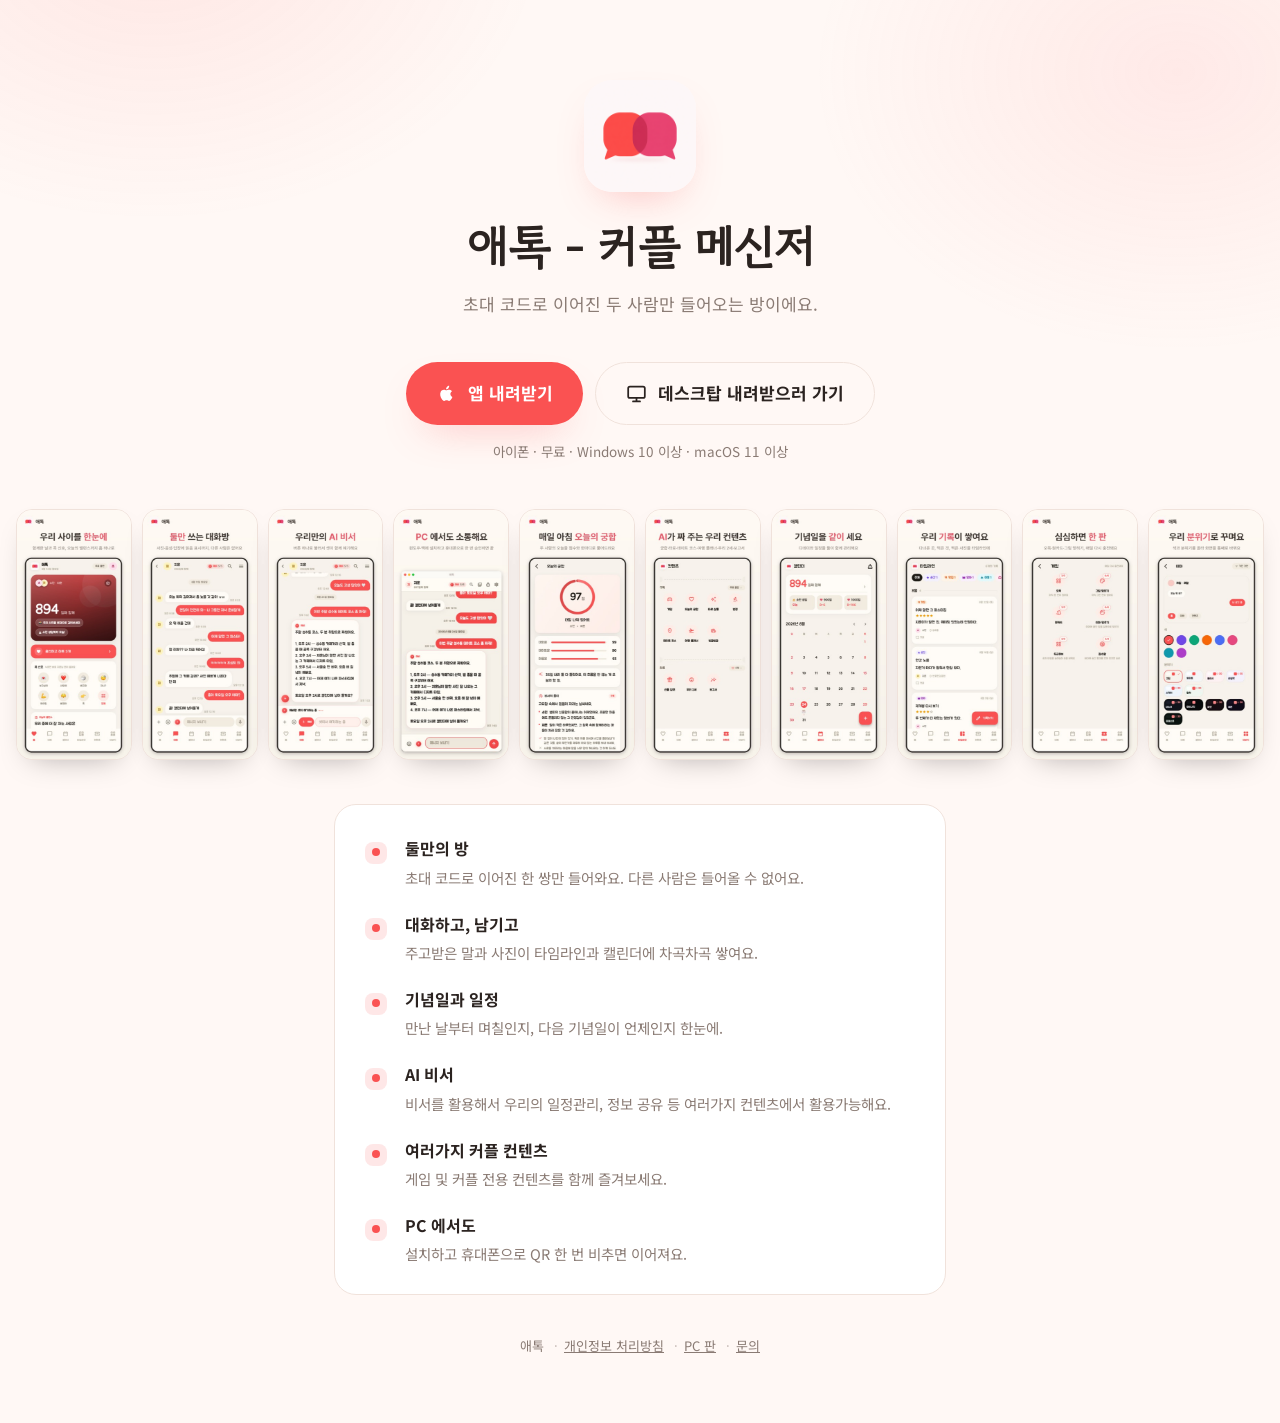
<file: index.html>
<!doctype html>
<html lang="ko">
<head>
<meta charset="utf-8">
<meta name="viewport" content="width=device-width, initial-scale=1">
<title>애톡 - 커플 메신저</title>
<meta name="description" content="초대 코드로 이어진 두 사람만 들어오는 방. 대화, 캘린더, 타임라인, 함께 하는 게임까지. 아이폰과 PC 에서 씁니다. 무료.">
<meta name="keywords" content="애톡, 커플 메신저, 커플앱, 연애, 커플 채팅, 커플 달력, etalk">
<link rel="canonical" href="https://etalk.kr/">
<meta property="og:type" content="website">
<meta property="og:url" content="https://etalk.kr/">
<meta property="og:site_name" content="애톡">
<meta property="og:locale" content="ko_KR">
<meta property="og:image" content="https://etalk.kr/og.png">
<meta property="og:image:width" content="1200">
<meta property="og:image:height" content="630">
<meta name="twitter:card" content="summary_large_image">
<meta property="og:title" content="애톡 - 커플 메신저">
<meta property="og:description" content="초대 코드로 이어진 두 사람만 들어오는 방.">
<link rel="icon" href="[data-uri]">
<link rel="preconnect" href="https://fonts.googleapis.com">
<link rel="preconnect" href="https://fonts.gstatic.com" crossorigin>
<link href="https://fonts.googleapis.com/css2?family=Gowun+Dodum&family=Noto+Sans+KR:wght@400;700&display=swap" rel="stylesheet">
<style>
  :root{
    --bg:#FFF8F5; --surface:#FFFFFF; --ink:#2B2320; --muted:#8A7B74;
    --line:#F0E2DB; --accent:#FA5252; --accent-soft:#FF8787;
    --shadow:0 18px 40px -18px rgba(250,82,82,.35);
  }
  @media (prefers-color-scheme: dark){
    :root:not([data-theme="light"]){
      --bg:#171311; --surface:#211B19; --ink:#F5EDE9; --muted:#A9968E;
      --line:#332A26; --shadow:0 18px 40px -18px rgba(0,0,0,.6);
    }
  }
  *{box-sizing:border-box}
  html,body{margin:0;padding:0}
  body{
    background:var(--bg); color:var(--ink);
    font-family:'Noto Sans KR',-apple-system,BlinkMacSystemFont,'Segoe UI',sans-serif;
    -webkit-font-smoothing:antialiased;
    line-height:1.7; overflow-x:hidden;
  }
  body::before{
    content:""; position:fixed; inset:0; z-index:0; pointer-events:none;
    background:
      radial-gradient(560px 420px at 12% -8%, rgba(250,82,82,.10), transparent 70%),
      radial-gradient(520px 400px at 92% 8%, rgba(255,135,135,.12), transparent 70%);
  }
  .wrap{position:relative; z-index:1; max-width:660px; margin:0 auto; padding:0 24px}

  header{text-align:center; padding:80px 0 8px}
  .logo{
    width:112px; height:112px; border-radius:28px; display:block; margin:0 auto 26px;
    box-shadow:var(--shadow);
  }
  h1{
    font-family:'Gowun Dodum','Noto Sans KR',sans-serif;
    font-size:clamp(34px,7vw,46px); line-height:1.25; margin:0 0 14px; letter-spacing:-.5px;
  }
  .sub{color:var(--muted); font-size:17px; margin:0}

  .cta{text-align:center; padding:36px 0 6px}
  .btns{display:flex; gap:12px; justify-content:center; flex-wrap:wrap}
  .btn{
    display:inline-flex; align-items:center; gap:11px;
    background:var(--accent); color:#fff; text-decoration:none;
    font-size:17px; font-weight:700; padding:16px 30px; border-radius:999px;
    box-shadow:var(--shadow); transition:transform .16s ease, filter .16s ease;
  }
  .btn:hover{transform:translateY(-2px); filter:brightness(1.05)}
  .btn:active{transform:translateY(0)}
  .btn svg{width:21px;height:21px;flex:none}
  .btn.ghost{
    background:transparent; color:var(--ink);
    border:1.5px solid var(--line); box-shadow:none;
  }
  .btn.ghost:hover{border-color:var(--accent); color:var(--accent)}
  .meta{color:var(--muted); font-size:13.5px; margin:15px 0 0}

  /* 화면 — **열 장이 한눈에 들어와야 한다.** 그러려면 본문 폭(660px)을
     벗어나야 해서 이 줄만 따로 넓게 쓴다. 좁은 화면에서는 그 크기로 열을
     욱여넣으면 아무것도 안 보이니 그때만 옆으로 민다. */
  .shotswrap{position:relative; z-index:1; padding:40px 16px 4px}
  .shots{
    display:flex; gap:10px; justify-content:center;
    max-width:1560px; margin:0 auto; scrollbar-width:none;
  }
  .shots::-webkit-scrollbar{display:none}
  @media (max-width:820px){
    .shots{
      overflow-x:auto; justify-content:flex-start; padding-bottom:6px;
      scroll-snap-type:x mandatory; -webkit-overflow-scrolling:touch;
    }
    .shots img{width:150px !important; flex:none}
  }
  /* **크기를 미리 못 박는다.** 높이를 안 주면 가로 스크롤 상자 안에서 자리가
     0 이 되고, 그러면 늦게 부르기(lazy)가 「아직 화면 밖」이라 판단해 영영
     안 깨어난다 — 그림 여섯 장이 통째로 안 떴다(2026-08-29 실측). */
  .shots img{
    width:calc((100% - 90px) / 10); min-width:0; height:auto; aspect-ratio:332/720;
    border-radius:16px; scroll-snap-align:center;
    border:1px solid var(--line); box-shadow:0 12px 30px -16px rgba(0,0,0,.35);
    background:var(--surface); object-fit:cover;
  }

  .card{
    background:var(--surface); border:1px solid var(--line);
    border-radius:22px; padding:30px 30px 26px; margin:40px 0;
  }
  .card h2{
    font-family:'Gowun Dodum','Noto Sans KR',sans-serif;
    font-size:21px; margin:0 0 22px; letter-spacing:-.3px;
  }
  .feat{list-style:none; margin:0; padding:0}
  .feat li{position:relative; padding:0 0 20px 40px}
  .feat li:last-child{padding-bottom:0}
  .feat li::before{
    content:""; position:absolute; left:0; top:7px;
    width:22px; height:22px; border-radius:8px;
    background:var(--accent); opacity:.14;
  }
  .feat li::after{
    content:""; position:absolute; left:7px; top:13px;
    width:8px; height:8px; border-radius:50%; background:var(--accent);
  }
  .feat b{display:block; font-weight:700; margin-bottom:1px}
  .feat span{color:var(--muted); font-size:14.5px}

  .note{
    display:flex; gap:13px; align-items:flex-start;
    background:var(--surface); border:1px solid var(--line);
    border-radius:16px; padding:17px 19px; margin:0 0 40px;
    color:var(--muted); font-size:14px; line-height:1.65;
  }
  .note svg{width:19px;height:19px;flex:none;margin-top:3px;color:var(--accent)}
  .note b{color:var(--ink)}

  footer{
    text-align:center; color:var(--muted); font-size:13px;
    padding:0 0 66px;
  }
  footer a{color:var(--muted)}
  footer .sep{opacity:.5; padding:0 6px}
</style>
</head>
<body>

<div class="wrap">

  <header>
    <img class="logo" src="[data-uri]" alt="애톡">
    <h1>애톡 - 커플 메신저</h1>
    <p class="sub">초대 코드로 이어진 두 사람만 들어오는 방이에요.</p>
  </header>

  <div class="cta">
    <div class="btns">
      <a class="btn" href="https://apps.apple.com/kr/app/id6796890530">
        <svg viewBox="0 0 24 24" fill="currentColor" aria-hidden="true">
          <path d="M16.4 12.7c0-2.2 1.8-3.3 1.9-3.4-1-1.5-2.6-1.7-3.2-1.7-1.4-.1-2.7.8-3.3.8-.7 0-1.7-.8-2.8-.8-1.5 0-2.8.8-3.5 2.1-1.5 2.6-.4 6.5 1.1 8.6.7 1 1.6 2.2 2.7 2.2 1.1 0 1.5-.7 2.8-.7s1.7.7 2.8.7c1.2 0 1.9-1 2.6-2.1.8-1.2 1.2-2.4 1.2-2.5-.1 0-2.3-.9-2.3-3.2ZM14.2 5.9c.6-.7 1-1.7.9-2.7-.9 0-2 .6-2.6 1.3-.6.6-1.1 1.6-.9 2.6 1 .1 2-.5 2.6-1.2Z"/>
        </svg>
        앱 내려받기
      </a>
      <a class="btn ghost" href="/desktop/">
        <svg viewBox="0 0 24 24" fill="none" stroke="currentColor" stroke-width="2"
             stroke-linecap="round" stroke-linejoin="round" aria-hidden="true">
          <rect x="2.5" y="4" width="19" height="13" rx="2"/><path d="M8 21h8M12 17v4"/>
        </svg>
        데스크탑 내려받으러 가기
      </a>
    </div>
    <p class="meta">아이폰 · 무료   ·   Windows 10 이상 · macOS 11 이상</p>
  </div>

</div>

<section class="shotswrap">
  <div class="shots">
    <img src="/shots/01.jpg" alt="애톡 홈 화면" width="332" height="720">
    <img src="/shots/02.jpg" alt="애톡 대화 화면" width="332" height="720">
    <img src="/shots/03.jpg" alt="애톡 비서와 대화하는 화면" width="332" height="720">
    <img src="/shots/04.jpg" alt="애톡 PC 판 화면" width="332" height="720">
    <img src="/shots/05.jpg" alt="애톡 궁합 화면" width="332" height="720">
    <img src="/shots/06.jpg" alt="애톡 요금제 화면" width="332" height="720">
    <img src="/shots/07.jpg" alt="애톡 캘린더 화면" width="332" height="720">
    <img src="/shots/08.jpg" alt="애톡 타임라인 화면" width="332" height="720">
    <img src="/shots/09.jpg" alt="애톡 커플 게임 화면" width="332" height="720">
    <img src="/shots/10.jpg" alt="애톡 테마 화면" width="332" height="720">
  </div>
</section>

<div class="wrap">

  <div class="card">
    <ul class="feat">
      <li>
        <b>둘만의 방</b>
        <span>초대 코드로 이어진 한 쌍만 들어와요. 다른 사람은 들어올 수 없어요.</span>
      </li>
      <li>
        <b>대화하고, 남기고</b>
        <span>주고받은 말과 사진이 타임라인과 캘린더에 차곡차곡 쌓여요.</span>
      </li>
      <li>
        <b>기념일과 일정</b>
        <span>만난 날부터 며칠인지, 다음 기념일이 언제인지 한눈에.</span>
      </li>
      <li>
        <b>AI 비서</b>
        <span>비서를 활용해서 우리의 일정관리, 정보 공유 등 여러가지 컨텐츠에서 활용가능해요.</span>
      </li>
      <li>
        <b>여러가지 커플 컨텐츠</b>
        <span>게임 및 커플 전용 컨텐츠를 함께 즐겨보세요.</span>
      </li>
      <li>
        <b>PC 에서도</b>
        <span>설치하고 휴대폰으로 QR 한 번 비추면 이어져요.</span>
      </li>
    </ul>
  </div>


  <footer>
    애톡
    <span class="sep">·</span><a href="/privacy/">개인정보 처리방침</a>
    <span class="sep">·</span><a href="/desktop/">PC 판</a>
    <span class="sep">·</span><a href="mailto:tlswlsdn93@gmail.com">문의</a>
  </footer>

</div>

</body>
</html>
</file>
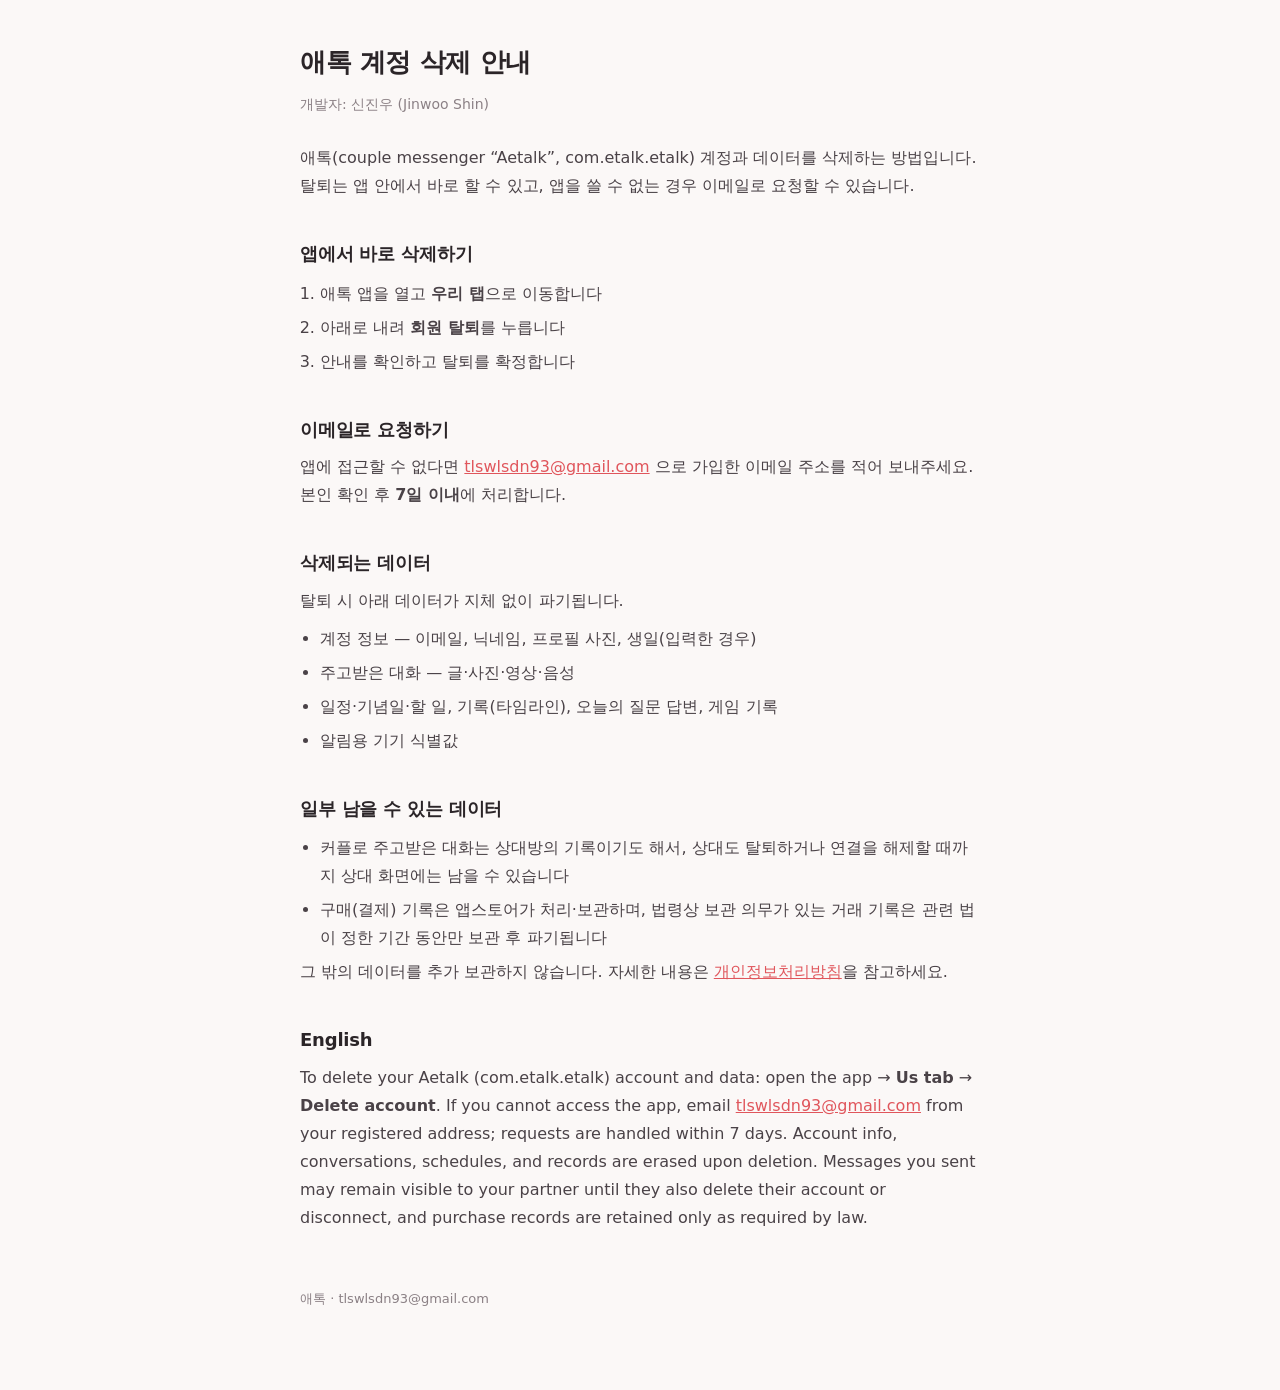
<file: delete-account/index.html>
<!doctype html>
<html lang="ko">
<head>
<meta charset="utf-8">
<meta name="viewport" content="width=device-width, initial-scale=1">
<title>애톡 계정 삭제 안내</title>
<style>
  :root { color-scheme: light dark; }
  * { box-sizing: border-box; }
  body {
    margin: 0;
    padding: 40px 20px 80px;
    font-family: -apple-system, BlinkMacSystemFont, "Apple SD Gothic Neo",
                 "Pretendard", "Noto Sans KR", system-ui, sans-serif;
    line-height: 1.75;
    color: #2b2528;
    background: #fbf8f7;
    -webkit-text-size-adjust: 100%;
  }
  main { max-width: 680px; margin: 0 auto; }
  h1 { font-size: 26px; margin: 0 0 6px; letter-spacing: -0.4px; }
  .date { color: #8b8085; font-size: 14px; margin: 0 0 28px; }
  .lede { font-size: 16px; color: #4a4247; margin: 0 0 28px; }
  h2 { font-size: 18px; margin: 38px 0 8px; letter-spacing: -0.2px; }
  p  { margin: 0 0 10px; color: #4a4247; }
  ul, ol { margin: 10px 0 0; padding-left: 20px; }
  li { margin-bottom: 6px; color: #4a4247; }
  a  { color: #e0565c; }
  footer { margin-top: 56px; font-size: 13px; color: #8b8085; }
  @media (prefers-color-scheme: dark) {
    body { color: #ece7e9; background: #171416; }
    .lede, p, li { color: #bdb4b9; }
    .date, footer { color: #8b8085; }
  }
</style>
</head>
<body>
<main>
  <h1>애톡 계정 삭제 안내</h1>
  <p class="date">개발자: 신진우 (Jinwoo Shin)</p>

  <p class="lede">애톡(couple messenger “Aetalk”, com.etalk.etalk) 계정과
  데이터를 삭제하는 방법입니다. 탈퇴는 앱 안에서 바로 할 수 있고, 앱을 쓸 수
  없는 경우 이메일로 요청할 수 있습니다.</p>

  <h2>앱에서 바로 삭제하기</h2>
  <ol>
    <li>애톡 앱을 열고 <strong>우리 탭</strong>으로 이동합니다</li>
    <li>아래로 내려 <strong>회원 탈퇴</strong>를 누릅니다</li>
    <li>안내를 확인하고 탈퇴를 확정합니다</li>
  </ol>

  <h2>이메일로 요청하기</h2>
  <p>앱에 접근할 수 없다면
  <a href="mailto:tlswlsdn93@gmail.com?subject=%5B%EC%95%A0%ED%86%A1%5D%20%EA%B3%84%EC%A0%95%20%EC%82%AD%EC%A0%9C%20%EC%9A%94%EC%B2%AD">tlswlsdn93@gmail.com</a>
  으로 가입한 이메일 주소를 적어 보내주세요. 본인 확인 후
  <strong>7일 이내</strong>에 처리합니다.</p>

  <h2>삭제되는 데이터</h2>
  <p>탈퇴 시 아래 데이터가 지체 없이 파기됩니다.</p>
  <ul>
    <li>계정 정보 — 이메일, 닉네임, 프로필 사진, 생일(입력한 경우)</li>
    <li>주고받은 대화 — 글·사진·영상·음성</li>
    <li>일정·기념일·할 일, 기록(타임라인), 오늘의 질문 답변, 게임 기록</li>
    <li>알림용 기기 식별값</li>
  </ul>

  <h2>일부 남을 수 있는 데이터</h2>
  <ul>
    <li>커플로 주고받은 대화는 상대방의 기록이기도 해서, 상대도 탈퇴하거나
    연결을 해제할 때까지 상대 화면에는 남을 수 있습니다</li>
    <li>구매(결제) 기록은 앱스토어가 처리·보관하며, 법령상 보관 의무가 있는
    거래 기록은 관련 법이 정한 기간 동안만 보관 후 파기됩니다</li>
  </ul>
  <p>그 밖의 데이터를 추가 보관하지 않습니다. 자세한 내용은
  <a href="./">개인정보처리방침</a>을 참고하세요.</p>

  <h2>English</h2>
  <p>To delete your Aetalk (com.etalk.etalk) account and data: open the app →
  <strong>Us tab</strong> → <strong>Delete account</strong>. If you cannot
  access the app, email
  <a href="mailto:tlswlsdn93@gmail.com">tlswlsdn93@gmail.com</a> from your
  registered address; requests are handled within 7 days. Account info,
  conversations, schedules, and records are erased upon deletion. Messages you
  sent may remain visible to your partner until they also delete their account
  or disconnect, and purchase records are retained only as required by law.</p>

  <footer>애톡 · tlswlsdn93@gmail.com</footer>
</main>
</body>
</html>
</file>
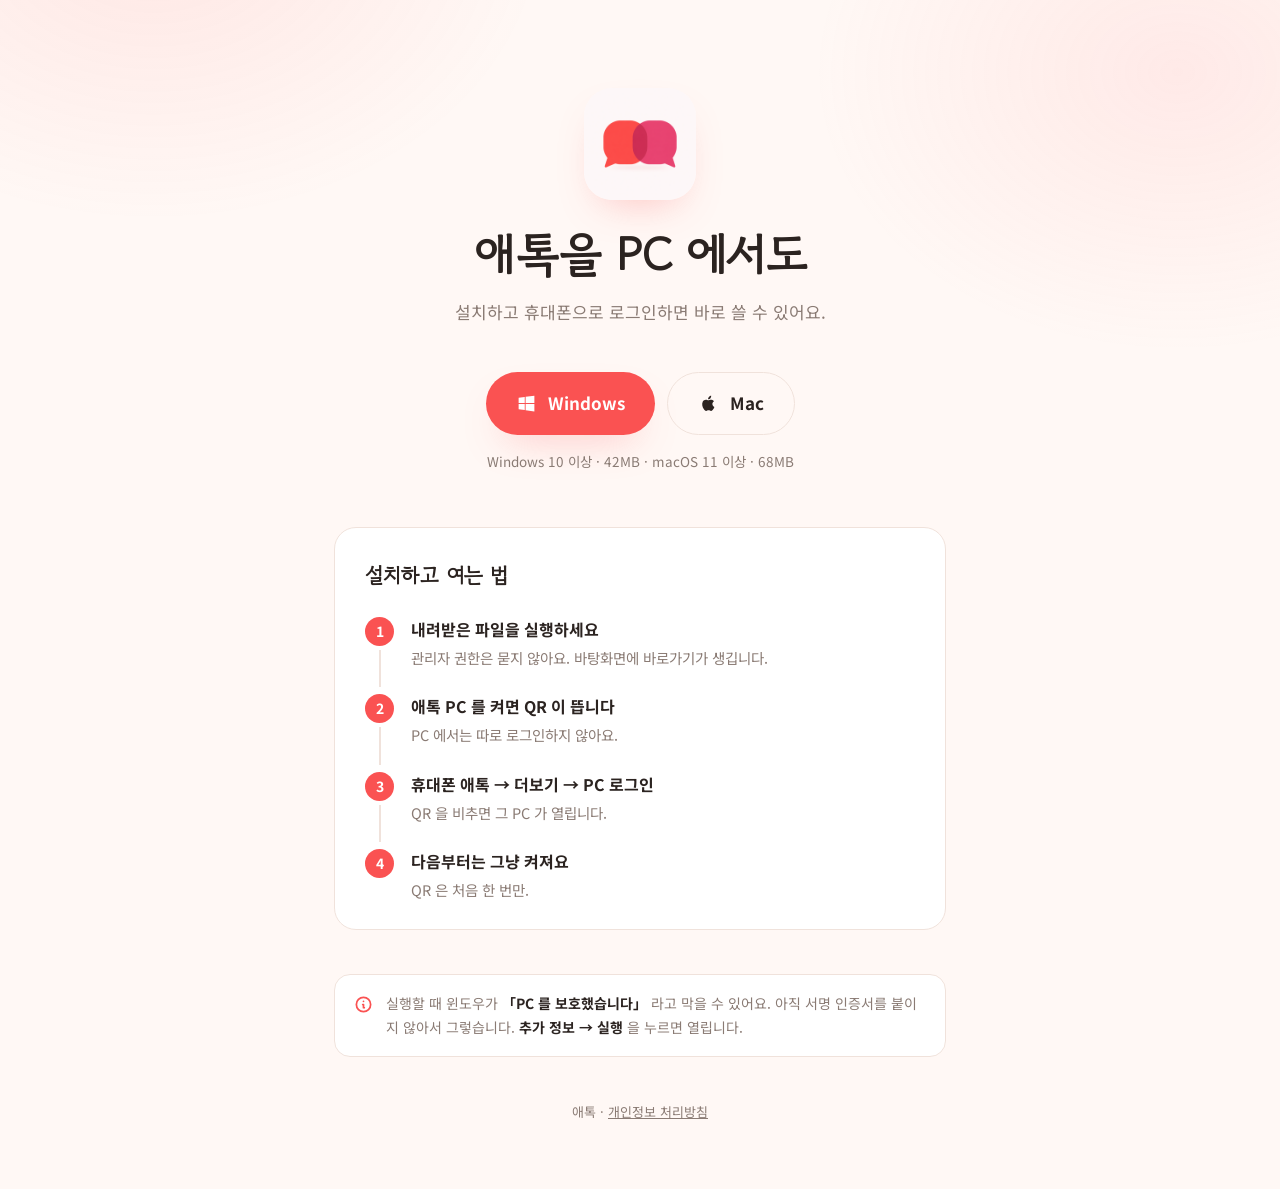
<file: desktop/index.html>
<!doctype html>
<html lang="ko">
<head>
<meta charset="utf-8">
<meta name="viewport" content="width=device-width, initial-scale=1">
<title>애톡 PC</title>
<meta name="description" content="커플 메신저 애톡을 윈도우와 맥에서. 설치하고 휴대폰으로 한 번 승인하면 바로 이어집니다. 무료 내려받기.">
<meta name="keywords" content="애톡, 애톡 PC, 애톡 다운로드, 커플 메신저, 커플앱, etalk">
<link rel="canonical" href="https://etalk.kr/">
<meta property="og:type" content="website">
<meta property="og:url" content="https://etalk.kr/">
<meta property="og:site_name" content="애톡">
<meta property="og:locale" content="ko_KR">
<meta property="og:image" content="https://etalk.kr/og.png">
<meta property="og:image:width" content="1200">
<meta property="og:image:height" content="630">
<meta name="twitter:card" content="summary_large_image">
<meta property="og:title" content="애톡 PC">
<meta property="og:description" content="설치하고 휴대폰으로 로그인하면 바로 쓸 수 있어요.">
<link rel="icon" href="[data-uri]">
<link rel="preconnect" href="https://fonts.googleapis.com">
<link rel="preconnect" href="https://fonts.gstatic.com" crossorigin>
<link href="https://fonts.googleapis.com/css2?family=Gowun+Dodum&family=Noto+Sans+KR:wght@400;500;700&display=swap" rel="stylesheet">
<style>
  :root{
    --bg:#FFF8F5; --surface:#FFFFFF; --ink:#2B2320; --muted:#8A7B74;
    --line:#F0E2DB; --accent:#FA5252; --accent-soft:#FF8787;
    --shadow:0 18px 40px -18px rgba(250,82,82,.35);
  }
  @media (prefers-color-scheme: dark){
    :root:not([data-theme="light"]){
      --bg:#171311; --surface:#211B19; --ink:#F5EDE9; --muted:#A9968E;
      --line:#332A26; --shadow:0 18px 40px -18px rgba(0,0,0,.6);
    }
  }
  *{box-sizing:border-box}
  html,body{margin:0;padding:0}
  body{
    background:var(--bg); color:var(--ink);
    font-family:'Noto Sans KR',-apple-system,BlinkMacSystemFont,'Segoe UI',sans-serif;
    -webkit-font-smoothing:antialiased;
    line-height:1.7; overflow-x:hidden;
  }
  /* 배경에 아주 옅은 하트 두 개 — 커플 앱이라는 신호만, 소란스럽지 않게 */
  body::before{
    content:""; position:fixed; inset:0; z-index:0; pointer-events:none;
    background:
      radial-gradient(560px 420px at 12% -8%, rgba(250,82,82,.10), transparent 70%),
      radial-gradient(520px 400px at 92% 8%, rgba(255,135,135,.12), transparent 70%);
  }
  .wrap{position:relative; z-index:1; max-width:660px; margin:0 auto; padding:0 24px}

  header{text-align:center; padding:88px 0 8px}
  .logo{
    width:112px; height:112px; border-radius:28px; display:block; margin:0 auto 26px;
    box-shadow:var(--shadow);
  }
  h1{
    font-family:'Gowun Dodum','Noto Sans KR',sans-serif;
    font-size:clamp(34px,7vw,46px); line-height:1.25; margin:0 0 14px; letter-spacing:-.5px;
  }
  .sub{color:var(--muted); font-size:17px; margin:0}

  .cta{text-align:center; padding:38px 0 10px}
  .btn{
    display:inline-flex; align-items:center; gap:11px;
    background:var(--accent); color:#fff; text-decoration:none;
    font-size:18px; font-weight:700; padding:17px 40px; border-radius:999px;
    box-shadow:var(--shadow); transition:transform .16s ease, filter .16s ease;
  }
  .btn:hover{transform:translateY(-2px); filter:brightness(1.05)}
  .btn:active{transform:translateY(0)}
  .btn svg{width:21px;height:21px;flex:none}
  .meta{color:var(--muted); font-size:13.5px; margin:15px 0 0}
  .btns{display:flex; gap:12px; justify-content:center; flex-wrap:wrap}
  /* 나란히 두되, 쓰는 기기 것만 채워 둔다. 둘 다 채우면 어느 쪽을
     눌러야 할지 한 박자 망설이게 된다. */
  .btn.ghost{
    background:transparent; color:var(--ink);
    border:1.5px solid var(--line); box-shadow:none;
  }
  .btn.ghost:hover{border-color:var(--accent); color:var(--accent)}
  .btn{padding:16px 30px; font-size:17px}

  .card{
    background:var(--surface); border:1px solid var(--line);
    border-radius:22px; padding:30px 30px 26px; margin:44px 0;
  }
  .card h2{
    font-family:'Gowun Dodum','Noto Sans KR',sans-serif;
    font-size:21px; margin:0 0 22px; letter-spacing:-.3px;
  }
  ol{list-style:none; counter-reset:s; margin:0; padding:0}
  ol li{
    counter-increment:s; position:relative; padding:0 0 22px 46px;
  }
  ol li:last-child{padding-bottom:0}
  ol li::before{
    content:counter(s); position:absolute; left:0; top:1px;
    width:29px; height:29px; border-radius:50%;
    background:var(--accent); color:#fff;
    font-size:14px; font-weight:700; line-height:29px; text-align:center;
  }
  /* 단계를 잇는 실선 — 순서가 있다는 것을 눈으로 알린다 */
  ol li:not(:last-child)::after{
    content:""; position:absolute; left:14px; top:34px; bottom:6px;
    width:2px; background:var(--line);
  }
  ol b{display:block; font-weight:700; margin-bottom:1px}
  ol span{color:var(--muted); font-size:14.5px}

  .note{
    display:flex; gap:13px; align-items:flex-start;
    background:var(--surface); border:1px solid var(--line);
    border-radius:16px; padding:17px 19px; margin:0 0 44px;
    color:var(--muted); font-size:14px; line-height:1.65;
  }
  .note svg{width:19px;height:19px;flex:none;margin-top:3px;color:var(--accent)}
  .note b{color:var(--ink)}

  footer{
    text-align:center; color:var(--muted); font-size:13px;
    padding:0 0 66px;
  }
  footer a{color:var(--muted)}
</style>
</head>
<body>
<div class="wrap">

  <header>
    <img class="logo" src="[data-uri]" alt="애톡">
    <h1>애톡을 PC 에서도</h1>
    <p class="sub">설치하고 휴대폰으로 로그인하면 바로 쓸 수 있어요.</p>
  </header>

  <div class="cta">
    <div class="btns">
      <a class="btn" id="winBtn" href="https://hzdzbxhqezqszjputpzo.supabase.co/storage/v1/object/public/web/pc/etalk-setup.exe?download=%EC%95%A0%ED%86%A1_%EC%84%A4%EC%B9%98.exe">
        <svg viewBox="0 0 24 24" fill="currentColor" aria-hidden="true">
          <path d="M3 5.5 10 4.5v6.9H3V5.5Zm8-1.1L21 3v8.4h-10V4.4ZM3 12.6h7v6.9L3 18.5v-5.9Zm8 0h10V21l-10-1.4v-7Z"/>
        </svg>
        Windows
      </a>
      <a class="btn" id="macBtn" href="https://hzdzbxhqezqszjputpzo.supabase.co/storage/v1/object/public/web/pc/etalk-mac.dmg?download=%EC%95%A0%ED%86%A1.dmg">
        <svg viewBox="0 0 24 24" fill="currentColor" aria-hidden="true">
          <path d="M16.4 12.7c0-2.2 1.8-3.3 1.9-3.4-1-1.5-2.6-1.7-3.2-1.7-1.4-.1-2.7.8-3.3.8-.7 0-1.7-.8-2.8-.8-1.5 0-2.8.8-3.5 2.1-1.5 2.6-.4 6.5 1.1 8.6.7 1 1.6 2.2 2.7 2.2 1.1 0 1.5-.7 2.8-.7s1.7.7 2.8.7c1.2 0 1.9-1 2.6-2.1.8-1.2 1.2-2.4 1.2-2.5-.1 0-2.3-.9-2.3-3.2ZM14.2 5.9c.6-.7 1-1.7.9-2.7-.9 0-2 .6-2.6 1.3-.6.6-1.1 1.6-.9 2.6 1 .1 2-.5 2.6-1.2Z"/>
        </svg>
        Mac
      </a>
    </div>
    <p class="meta" id="mainMeta">Windows 10 이상 · macOS 11 이상</p>
  </div>

  <div class="card">
    <h2>설치하고 여는 법</h2>
    <ol>
      <li id="step1">
        <b>내려받은 파일을 실행하세요</b>
        <span>관리자 권한은 묻지 않아요. 바탕화면에 바로가기가 생깁니다.</span>
      </li>
      <li>
        <b>애톡 PC 를 켜면 QR 이 뜹니다</b>
        <span>PC 에서는 따로 로그인하지 않아요.</span>
      </li>
      <li>
        <b>휴대폰 애톡 → 더보기 → PC 로그인</b>
        <span>QR 을 비추면 그 PC 가 열립니다.</span>
      </li>
      <li>
        <b>다음부터는 그냥 켜져요</b>
        <span>QR 은 처음 한 번만.</span>
      </li>
    </ol>
  </div>

  <div class="note" id="note">
    <svg viewBox="0 0 24 24" fill="none" stroke="currentColor" stroke-width="2.2"
         stroke-linecap="round" stroke-linejoin="round" aria-hidden="true">
      <circle cx="12" cy="12" r="9"/><path d="M12 8h.01"/><path d="M11 12h1v4h1"/>
    </svg>
    <div id="noteBody">
      실행할 때 윈도우가 <b>「PC 를 보호했습니다」</b> 라고 막을 수 있어요.
      아직 서명 인증서를 붙이지 않아서 그렇습니다.
      <b>추가 정보 → 실행</b> 을 누르면 열립니다.
    </div>
  </div>

  <footer>
    애톡 · <a href="/privacy/">개인정보 처리방침</a>
  </footer>

</div>
<script>
  // **둘 다 보여 준다.** 쓰는 기기 것을 채우고 다른 쪽은 테두리만 —
  // 순서와 강조만 바꾸지, 감추지 않는다. 회사에서 맥으로 보고 집
  // 윈도우에 깔려는 사람이 있다.
  (function () {
    var ua = navigator.userAgent || "";
    var mac = /Mac/.test(navigator.platform || "") || /Macintosh/.test(ua);
    var win = document.getElementById("winBtn");
    var mc  = document.getElementById("macBtn");
    var box = win.parentNode;

    (mac ? win : mc).classList.add("ghost");
    if (mac) box.insertBefore(mc, win);

    document.getElementById("mainMeta").textContent = mac
      ? "macOS 11 이상 · 68MB   ·   Windows 10 이상 · 42MB"
      : "Windows 10 이상 · 42MB   ·   macOS 11 이상 · 68MB";

    if (!mac) return;

    var step = document.getElementById("step1");
    if (step) {
      step.querySelector("b").textContent = "애톡을 응용 프로그램으로 끌어다 놓으세요";
      step.querySelector("span").textContent =
        "내려받은 파일을 열면 창이 하나 뜹니다. 거기서 끌어다 놓으면 설치돼요.";
    }
    // **맥은 이제 서명·공증을 붙였다**(2026-08-29, Developer ID + notarize).
    // 게이트키퍼가 그냥 통과시키므로 경고 안내가 필요 없다 — 남겨 두면
    // 없는 문제를 겁주는 글이 된다. 안내 칸 자체를 감춘다.
    var box = document.getElementById("note");
    if (box) box.style.display = "none";
  })();
</script>
<script type="application/ld+json">
{
  "@context": "https://schema.org",
  "@type": "SoftwareApplication",
  "name": "애톡",
  "applicationCategory": "CommunicationApplication",
  "operatingSystem": "Windows, macOS",
  "url": "https://etalk.kr/",
  "offers": {"@type": "Offer", "price": "0", "priceCurrency": "KRW"},
  "description": "커플 메신저 애톡의 PC 판. 휴대폰으로 승인하면 같은 대화가 이어집니다."
}
</script>
</body>
</html>
</file>
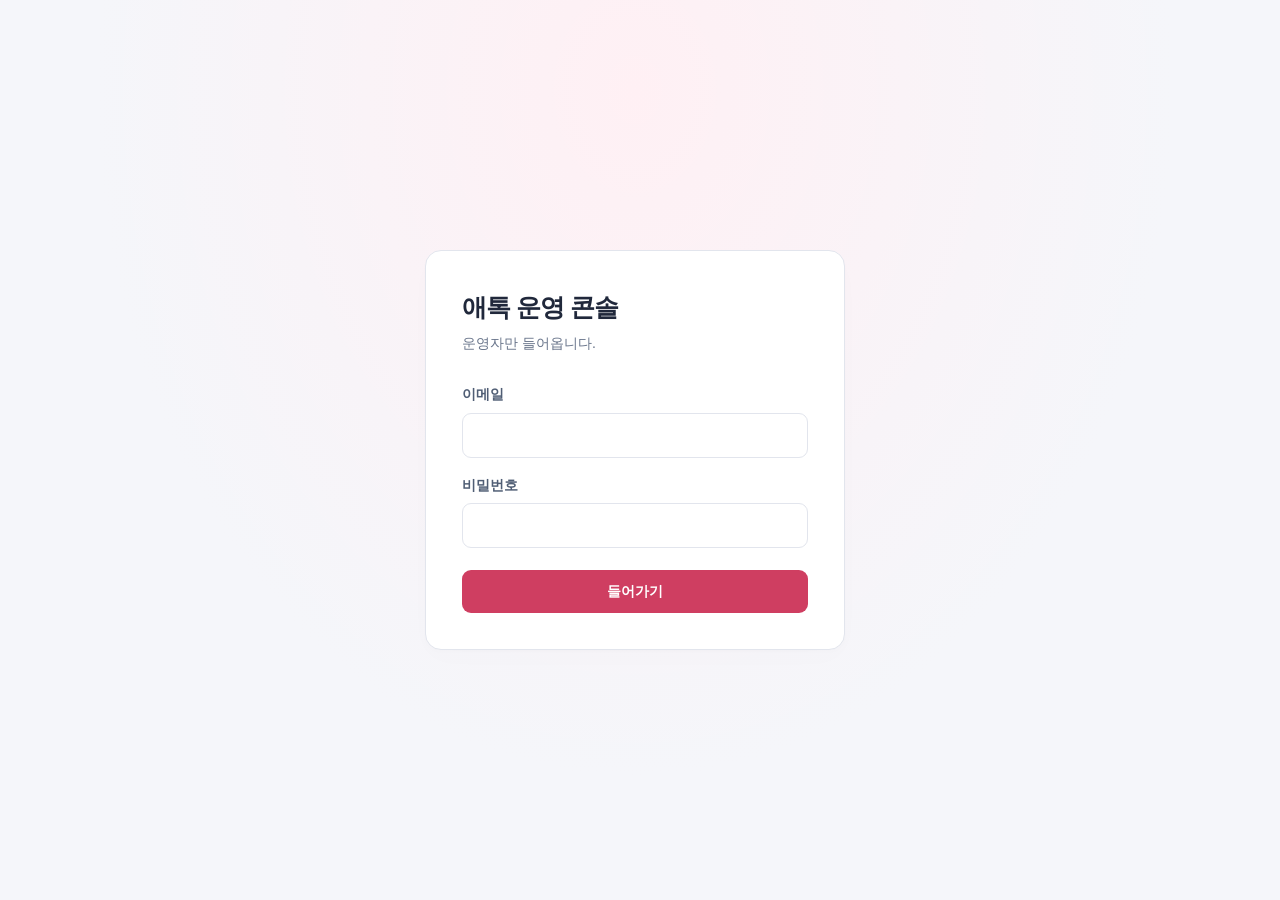
<file: etalk-admin/index.html>
<!doctype html>
<html lang="ko">
<head>
<meta charset="utf-8">
<meta name="viewport" content="width=device-width, initial-scale=1, viewport-fit=cover">
<meta name="robots" content="noindex, nofollow, noarchive">
<meta name="referrer" content="no-referrer">
<title>애톡 운영 콘솔</title>
<link rel="icon" href="data:image/svg+xml,<svg xmlns='http://www.w3.org/2000/svg' viewBox='0 0 32 32'><text y='26' font-size='26'>💗</text></svg>">
<link rel="stylesheet" href="style.css?v=20261016-304">
</head>
<body>

<!-- ── 관문 ────────────────────────────────────────────── -->
<div id="gate">
  <form class="card" id="loginForm" autocomplete="on">
    <h1>애톡 운영 콘솔</h1>
    <p class="sub">운영자만 들어옵니다.</p>
    <label for="email">이메일</label>
    <input id="email" type="email" autocomplete="username" required>
    <label for="pw">비밀번호</label>
    <input id="pw" type="password" autocomplete="current-password" required>
    <button class="btn wide" id="loginBtn" type="submit">들어가기</button>
    <div class="err" id="loginErr"></div>
  </form>
</div>

<!-- ── 본체 ────────────────────────────────────────────── -->
<div id="app" hidden>
  <a class="skip-link" href="#mainContent">본문으로 이동</a>
  <aside class="sidebar" aria-label="운영 메뉴">
    <div class="brand"><span class="brand-mark" aria-hidden="true">a</span><div>애톡 <span>운영 콘솔</span></div></div>
    <div class="nav-caption">워크스페이스</div>
    <nav id="tabs" aria-label="주 메뉴"><button type="button" data-tab="sum" class="on" aria-current="page"><svg viewBox="0 0 24 24" aria-hidden="true"><rect x="3" y="3" width="7" height="7" rx="1.5"/><rect x="14" y="3" width="7" height="7" rx="1.5"/><rect x="3" y="14" width="7" height="7" rx="1.5"/><rect x="14" y="14" width="7" height="7" rx="1.5"/></svg><span>오늘 요약</span></button><button type="button" data-tab="payments" aria-current="false"><svg viewBox="0 0 24 24" aria-hidden="true"><rect x="3" y="5" width="18" height="14" rx="3"/><path d="M3 10h18M7 15h4"/></svg><span>결제 내역</span></button><button type="button" data-tab="people" class="" aria-current="false"><svg viewBox="0 0 24 24" aria-hidden="true"><circle cx="9" cy="8" r="3"/><path d="M3 21v-3a6 6 0 0 1 12 0v3M17 5a3 3 0 0 1 0 6m1 4a5 5 0 0 1 3 5"/></svg><span>사용자</span></button><button type="button" data-tab="couples" class="" aria-current="false"><svg viewBox="0 0 24 24" aria-hidden="true"><path d="M20.8 4.6a5.5 5.5 0 0 0-7.8 0L12 5.7l-1.1-1.1a5.5 5.5 0 0 0-7.8 7.8L12 21l8.8-8.6a5.5 5.5 0 0 0 0-7.8Z"/></svg><span>커플</span></button><button type="button" data-tab="content" class="" aria-current="false"><svg viewBox="0 0 24 24" aria-hidden="true"><path d="M4 20V10m8 10V4m8 16v-7"/></svg><span>기능 사용량</span></button><button type="button" data-tab="support" class="" aria-current="false"><svg viewBox="0 0 24 24" aria-hidden="true"><path d="M21 11.5a8.5 8.5 0 0 1-8.5 8.5H3l1.9-4.6A8.5 8.5 0 1 1 21 11.5Z"/><path d="M8 10h8m-8 4h5"/></svg><span>문의</span><span class="badge" id="openBadge" hidden>0</span></button><button type="button" data-tab="config" class="" aria-current="false"><svg viewBox="0 0 24 24" aria-hidden="true"><path d="M4 7h16M4 17h16"/><circle cx="9" cy="7" r="3"/><circle cx="15" cy="17" r="3"/></svg><span>설정</span></button><button type="button" data-tab="test" class="" aria-current="false"><svg viewBox="0 0 24 24" aria-hidden="true"><path d="M9 3h6m-5 0v6L4 19a1.5 1.5 0 0 0 1.3 2h13.4a1.5 1.5 0 0 0 1.3-2L14 9V3M8 14h8"/></svg><span>테스트</span></button></nav>
    <div class="sidebar-foot"><span class="dot"></span> 애톡 운영 워크스페이스<small>필요한 정보를 한눈에, 정확하게.</small></div>
  </aside>
  <div class="workspace">
    <header class="topbar">
      <div class="topbar-title"><span>애톡 운영</span><strong id="pageTitle">오늘 요약</strong></div>
      <div class="bar-actions">
        <button class="live" id="liveChip" type="button" aria-expanded="false" aria-controls="liveDetail" title="데이터 갱신 상태"><span class="dot" id="liveDot"></span><span id="liveTxt">연결 중…</span></button>
        <button class="btn ghost" id="refreshBtn" type="button">새로고침</button>
        <button class="btn ghost theme-button" id="themeBtn" type="button" aria-label="어두운 화면으로 전환">화면 테마</button>
        <button class="btn text-button" id="logoutBtn" type="button">로그아웃</button>
      </div>
      <div id="liveDetail" class="livedetail" hidden></div>
    </header>
  <main id="mainContent" tabindex="-1">
    <!-- ══ 오늘 ══ -->
    <section id="sum" class="on">
      <div class="section-heading"><div><h1>오늘의 애톡</h1><p>가입부터 활동, 결제와 문의까지 운영 현황을 확인하세요.</p></div><span class="section-caption">ETALK / OPERATIONS</span></div>
      <div class="grid g4" id="liveTiles"></div>
      <div class="card brief"><h2>운영 브리핑 <span class="note">지금 확인할 내용</span></h2><div id="brief"></div></div>



      <div class="grid g2" style="margin-top:12px">
        <div class="card">
          <h2>사용자 현황
            <span class="note">가입부터 실제 활동까지 단계별 집계</span></h2>
          <div id="tiers"></div>
        </div>
        <div class="card">
          <h2>가입에서 결제까지
            <span class="note">단계별 전환 현황</span></h2>
          <div class="funnel" id="funnel"></div>
        </div>
      </div>

      <div class="card" style="margin-top:12px">
        <h2>가입 경로
          <span class="note">사람으로 셀 수 있는 계정과 아닌 것</span></h2>
        <div id="audit"></div>
      </div>

      <div class="card" style="margin-top:12px">
        <h2>주간 잔존율
          <span class="note">가입한 주로 묶어, 그 뒤 주마다 몇 명이 다시 움직였나</span></h2>
        <div id="retention"></div>
      </div>

      <div class="card" style="margin-top:12px">
        <h2>날짜별 추이
          <span class="note" id="seriesNote"></span>
          <span class="spacer"></span>
          <select id="seriesDays" aria-label="날짜별 추이 기간" style="width:auto">
            <option value="14">14일</option>
            <option value="30" selected>30일</option>
            <option value="60">60일</option>
            <option value="90">90일</option>
          </select>
        </h2>
        <div class="chartwrap" id="chart"></div>
      </div>

      <div class="grid g2" style="margin-top:12px">
        <div class="card"><h2>매출과 하트 <span class="note">결제 · 재화 이용 현황</span><span class="spacer"></span><button class="btn ghost payment-shortcut" type="button" id="paymentShortcut">결제 상세보기 →</button></h2><div id="money"></div></div>
        <div class="card"><h2>비서(AI) <span class="note">얼마나 쓰고 얼마나 드나</span></h2><div id="ai"></div></div>
      </div>

      <div class="grid g2" style="margin-top:12px">
        <div class="card"><h2>최근 활동
          <span class="note">누가 무엇을 했는지만 · 내용은 담지 않는다</span></h2>
          <div class="feed" id="feed"></div></div>
        <div class="card"><h2>시스템 <span class="note">막힌 곳이 있나</span></h2><div id="system"></div></div>
      </div>
    </section>

    <!-- ══ 결제 내역 ══ -->
    <section id="payments">
      <div class="section-heading"><div><h1>결제 내역</h1><p>누가 어떤 하트를 구매했는지, 지급 기록과 거래 정보를 함께 확인하세요.</p></div><span class="section-caption">ETALK / PAYMENTS</span></div>
      <div class="payment-notice"><span class="pill good">하트 지급 원장 기준</span><p>실결제 금액과 스토어 환불 상태는 현재 저장되어 있지 않습니다. 금액이 표시되면 <strong>현재 상품 가격 기준 추정값</strong>이며, 실제 청구·정산 금액은 각 스토어에서 확인해 주세요. 하트 지급 전 실패·보류 건은 이 목록에 포함되지 않습니다.</p></div>
      <div class="grid payment-summary" id="paymentSummary" aria-label="선택한 조건의 결제 집계"></div>
      <div class="card payment-workspace">
        <form id="paymentFilters" class="payment-filters">
          <div class="row2">
            <label class="field payment-search">전체 결제 검색<input type="search" id="paymentQuery" placeholder="이름 · 이메일 · 커플 · 상품 · 거래번호" maxlength="200"></label>
            <label class="field">결제 환경<select id="paymentEnvironment"><option value="production" selected>실결제</option><option value="sandbox">테스트 결제</option><option value="unknown">환경 미확인</option><option value="">모든 환경</option></select></label>
            <label class="field">스토어<select id="paymentPlatform"><option value="">모든 스토어</option><option value="ios">App Store</option><option value="android">Google Play</option><option value="unknown">스토어 미확인</option></select></label>
            <label class="field">기간<select id="paymentPeriod"><option value="all">전체 기간</option><option value="7">최근 7일</option><option value="30">최근 30일</option><option value="90">최근 90일</option><option value="custom">직접 선택</option></select></label>
            <button type="button" id="paymentRefresh" class="btn ghost">최신 다시 읽기</button>
          </div>
          <div class="row2 payment-date-range" id="paymentDateRange" hidden><label class="field">시작일<input type="date" id="paymentFrom"></label><span aria-hidden="true">—</span><label class="field">종료일<input type="date" id="paymentTo"></label><span class="muted small">한국 시간 · 종료일 포함</span></div>
        </form>
        <div class="payment-list-heading"><h2>하트 구매 기록 <span class="note">최신 결제가 1페이지</span></h2><span id="paymentStatus" class="small muted" role="status" aria-live="polite">결제 내역 메뉴를 열면 조회합니다.</span></div>
        <div class="pager pager-top" id="paymentPagerTop"></div>
        <div class="payment-split">
          <div class="tblwrap data-scroll payment-scroll" tabindex="0" aria-label="하트 구매 목록"><table id="paymentTbl"></table></div>
          <aside id="paymentDetail" class="payment-detail" aria-label="선택한 결제 상세" tabindex="-1"><div class="empty-state"><strong>구매 기록을 선택하세요</strong><p>구매자와 커플, 하트 지급 내역을<br>자세히 확인할 수 있습니다.</p></div></aside>
        </div>
        <div class="pager" id="paymentPager"></div>
      </div>
    </section>

    <!-- ══ 사용자 ══ -->
    <section id="people">
      <div class="section-heading"><div><h1>사용자</h1><p>사용자를 검색하고 활동 내역과 하트 이용 기록을 확인하세요.</p></div><span class="section-caption">ETALK / OPERATIONS</span></div>
      <p class="lead">계정 하나하나입니다. 줄을 누르면 그 사람이 무엇을 했는지 오른쪽에 펼쳐집니다.</p>
      <div class="card">
        <div class="row2" style="margin-bottom:10px">
          <select id="tierSel" aria-label="사용자 활동 단계" style="width:auto">
            <option value="">단계 · 전체</option>
            <option value="active">활동 — 30일 안에 뭔가 함</option>
            <option value="paired">연결만 — 커플은 있는데 조용함</option>
            <option value="visited">둘러봄 — 커플은 없고 흔적만</option>
            <option value="signup">가입만 — 아무 흔적 없음</option>
          </select>
          <input id="userQ" aria-label="이름 또는 이메일 검색" placeholder="이름 · 이메일 검색" style="max-width:240px">
          <span class="muted small" id="userCount"></span>
        </div>
        <div class="split people-split">
          <div class="tblwrap data-scroll" tabindex="0" aria-label="사용자 목록">
            <table id="userTbl"></table>
          </div>
          <div class="card sub detail-panel" id="userDetail">
            <span class="muted small">왼쪽에서 사람을 고르면 자세히 보여 줍니다.</span>
          </div>
        </div>
        <div id="userPager" class="pager"></div>
      </div>
    </section>

    <!-- ══ 커플 ══ -->
    <section id="couples">
      <div class="section-heading"><div><h1>커플</h1><p>커플별 최근 활동과 기능 사용량을 비교하세요.</p></div><span class="section-caption">ETALK / OPERATIONS</span></div>
      <p class="lead">방 하나가 한 줄입니다. 열 이름을 누르면 그 기준으로 정렬합니다.</p>
      <div class="card">
        <h2>커플 <span class="note" id="coupleNote"></span></h2>
        <div class="row2" style="margin-bottom:10px">
          <input id="coupleSearch" type="search" aria-label="커플 이름 검색" placeholder="커플 이름 검색" style="max-width:240px"><select id="coupleGrp" aria-label="커플 기능 분류" style="width:auto"></select>
          <label class="chk"><input type="checkbox" id="hideEmpty"> 아무것도 안 한 커플 숨기기</label>
          <label class="chk"><input type="checkbox" id="showAllCols"> 아무도 안 쓴 기능 열도 보기</label>
        </div>
        <p class="table-hint">열 제목으로 정렬 · 좌우로 스크롤하면 더 많은 기능을 볼 수 있어요</p><div class="tblwrap data-scroll wide-table" tabindex="0" aria-label="커플 이용 현황"><table id="coupleTbl"></table></div>
      </div>

      <!-- 한 커플의 행동을 시간순으로. 커플 줄을 누르면 열린다. -->
      <div class="card" id="logCard" hidden>
        <h2>행동 기록 <span class="note" id="logWho"></span></h2>
        <p class="lead">콕·게임·컨텐츠·메시지를 시간순으로 늘어놓습니다.
          <b>대화 내용은 나오지 않습니다</b> — 무엇을 보냈는지(글·사진·스티커)와
          비서와 셋이서 보낸 것인지만 딱지로 남습니다.</p>
        <div class="row2" style="margin-bottom:10px">
          <select id="logGrp" aria-label="행동 기록 분류" style="width:auto"></select>
          <select id="logSize" aria-label="행동 기록 페이지당 개수" style="width:auto">
            <option value="100">100줄씩</option>
            <option value="200">200줄씩</option>
            <option value="500">500줄씩</option>
          </select>
          <button id="logClose" class="btn ghost">닫기</button>
        </div>
        <div class="pager" id="logPagerTop"></div><div class="tblwrap data-scroll log-scroll" tabindex="0" aria-label="커플 행동 기록"><table id="logTbl"></table></div>
        <div class="pager" id="logPager"></div>
      </div>
    </section>

    <!-- ══ 테스트 ══ -->
    <section id="test">
      <div class="section-heading"><div><h1>대화 테스트</h1><p>메시지와 비서 답변을 최신순으로 확인하세요.</p></div><span class="section-caption">ETALK / OPERATIONS</span></div>
      <div class="notice-line"><span class="pill">관리자 전용</span> 선택한 커플의 대화 원문입니다. 필요한 대화만 열어 확인하세요.</div>
      <div class="card message-workspace">
        <div class="message-toolbar">
          <div class="toolbar-title"><h2>메시지 기록 <span class="note" id="dumpNote"></span></h2><span class="sort-label">최신 메시지부터</span></div>
          <div class="row2">
            <label class="field grow">커플<select id="dumpCouple"><option value="">커플을 선택하세요</option></select></label>
            <label class="field page-size">페이지당<select id="dumpSize"><option value="50">50개</option><option value="100">100개</option><option value="200">200개</option><option value="500">500개</option></select></label>
            <button id="dumpRefresh" class="btn ghost" type="button">최신 다시 읽기</button>
            <button id="dumpCopy" class="btn ghost" type="button" disabled>이 페이지 복사</button>
          </div>
          <div class="message-filter"><label class="sr-only" for="dumpSearch">현재 페이지 메시지 검색</label><input type="search" id="dumpSearch" placeholder="현재 페이지에서 이름 · 메시지 검색"><span id="dumpStatus" class="muted small" role="status">커플을 선택해 주세요.</span></div>
        </div>
        <div class="pager pager-top" id="dumpPagerTop"></div>
        <div id="dumpMessages" class="message-list" tabindex="0" aria-label="메시지 목록"><div class="empty-state"><strong>확인할 커플을 선택해 주세요</strong><p>가장 최근 대화가 1페이지에 표시됩니다.</p></div></div>
        <div class="pager" id="dumpPager"></div>
      </div>
    </section>

    <!-- ══ 기능 사용량 ══ -->
    <section id="content">
      <div class="section-heading"><div><h1>기능 사용량</h1><p>자주 쓰이는 기능과 기간별 이용 추이를 확인하세요.</p></div><span class="section-caption">ETALK / OPERATIONS</span></div>
      <p class="lead">어떤 기능이 실제로 쓰이는가. 막대는 30일 기준이고 가장 많이 쓰인 기능이 꽉 찬 길이입니다.
        새 기능을 만들면 <span class="mono">ae_ops_sources</span> 표에 한 줄만 넣으면 여기 저절로 나옵니다.</p>
      <div class="card">
        <div class="row2" style="margin-bottom:16px"><input id="contentSearch" type="search" aria-label="기능 이름 검색" placeholder="기능 이름 · 갈래 검색" style="max-width:320px"></div><div class="tblwrap data-scroll" tabindex="0" aria-label="기능 사용량"><table id="contentTbl"></table></div>
      </div>
    </section>

    <!-- ══ 문의 ══ -->
    <section id="support">
      <div class="section-heading"><div><h1>문의함</h1><p>문의와 답변을 한곳에서 확인하고 관리하세요.</p></div><span class="section-caption">ETALK / OPERATIONS</span></div>
      <p class="lead">답장을 보내면 사용자 앱에 <b>즉시</b> 뜹니다. 새 문의도 실시간으로 들어옵니다.</p>
      <div class="row2" style="margin-bottom:16px"><input id="ticketSearch" type="search" aria-label="문의 검색" placeholder="제목 · 사용자 검색" style="max-width:300px"><select id="ticketStatus" aria-label="문의 상태" style="width:auto"><option value="">모든 상태</option><option value="open">답변 대기</option><option value="answered">답변 완료</option><option value="closed">종료</option></select></div><div class="split support-split">
        <div class="card ticket-list-card">
          <div class="list" id="ticketList" aria-label="문의 목록"></div>
        </div>
        <div class="card" id="ticketPane">
          <span class="muted small">왼쪽에서 문의를 고르세요.</span>
        </div>
      </div>
    </section>

    <!-- ══ 설정 ══ -->
    <section id="config">
      <div class="section-heading"><div><h1>운영 설정</h1><p>설정값을 확인하고 필요한 항목만 수정하세요.</p></div><span class="section-caption">ETALK / OPERATIONS</span></div>
      <p class="lead">여기서 고치는 것은 전부 Supabase 의 <span class="mono">ae_config</span> 표입니다.
        저장하면 <b>앱을 다시 내지 않고</b> 반영됩니다 — 앱은 켤 때와 앞으로 되돌아올 때 이 표를 다시 읽습니다.
        각 값이 무엇을 바꾸고 누가 읽는지 아래에 적어 두었습니다.</p>
      <div class="config-toolbar"><label class="sr-only" for="configSearch">설정 검색</label><input type="search" id="configSearch" placeholder="설정 이름이나 설명으로 검색"><span class="small muted" id="configResult"></span></div><div id="configList"></div><div id="configEmpty" class="empty-state" hidden>검색 조건에 맞는 설정이 없습니다.</div>
      <div class="card" style="margin-top:14px">
        <h2>여기서는 못 바꾸는 것 <span class="note">왜 못 바꾸는지도 함께</span></h2>
        <div id="cantChange"></div>
      </div>
    </section>
  </main>
  </div>
</div>

<script src="messages.js?v=20261004-1"></script>
<script src="payments.js?v=20261005-1"></script>
<script src="announcement_editor.js?v=20261016-304"></script>
<script src="app.js?v=20261016-304"></script>
<script src="ui.js?v=20261005-1"></script>
</body>
</html>
</file>
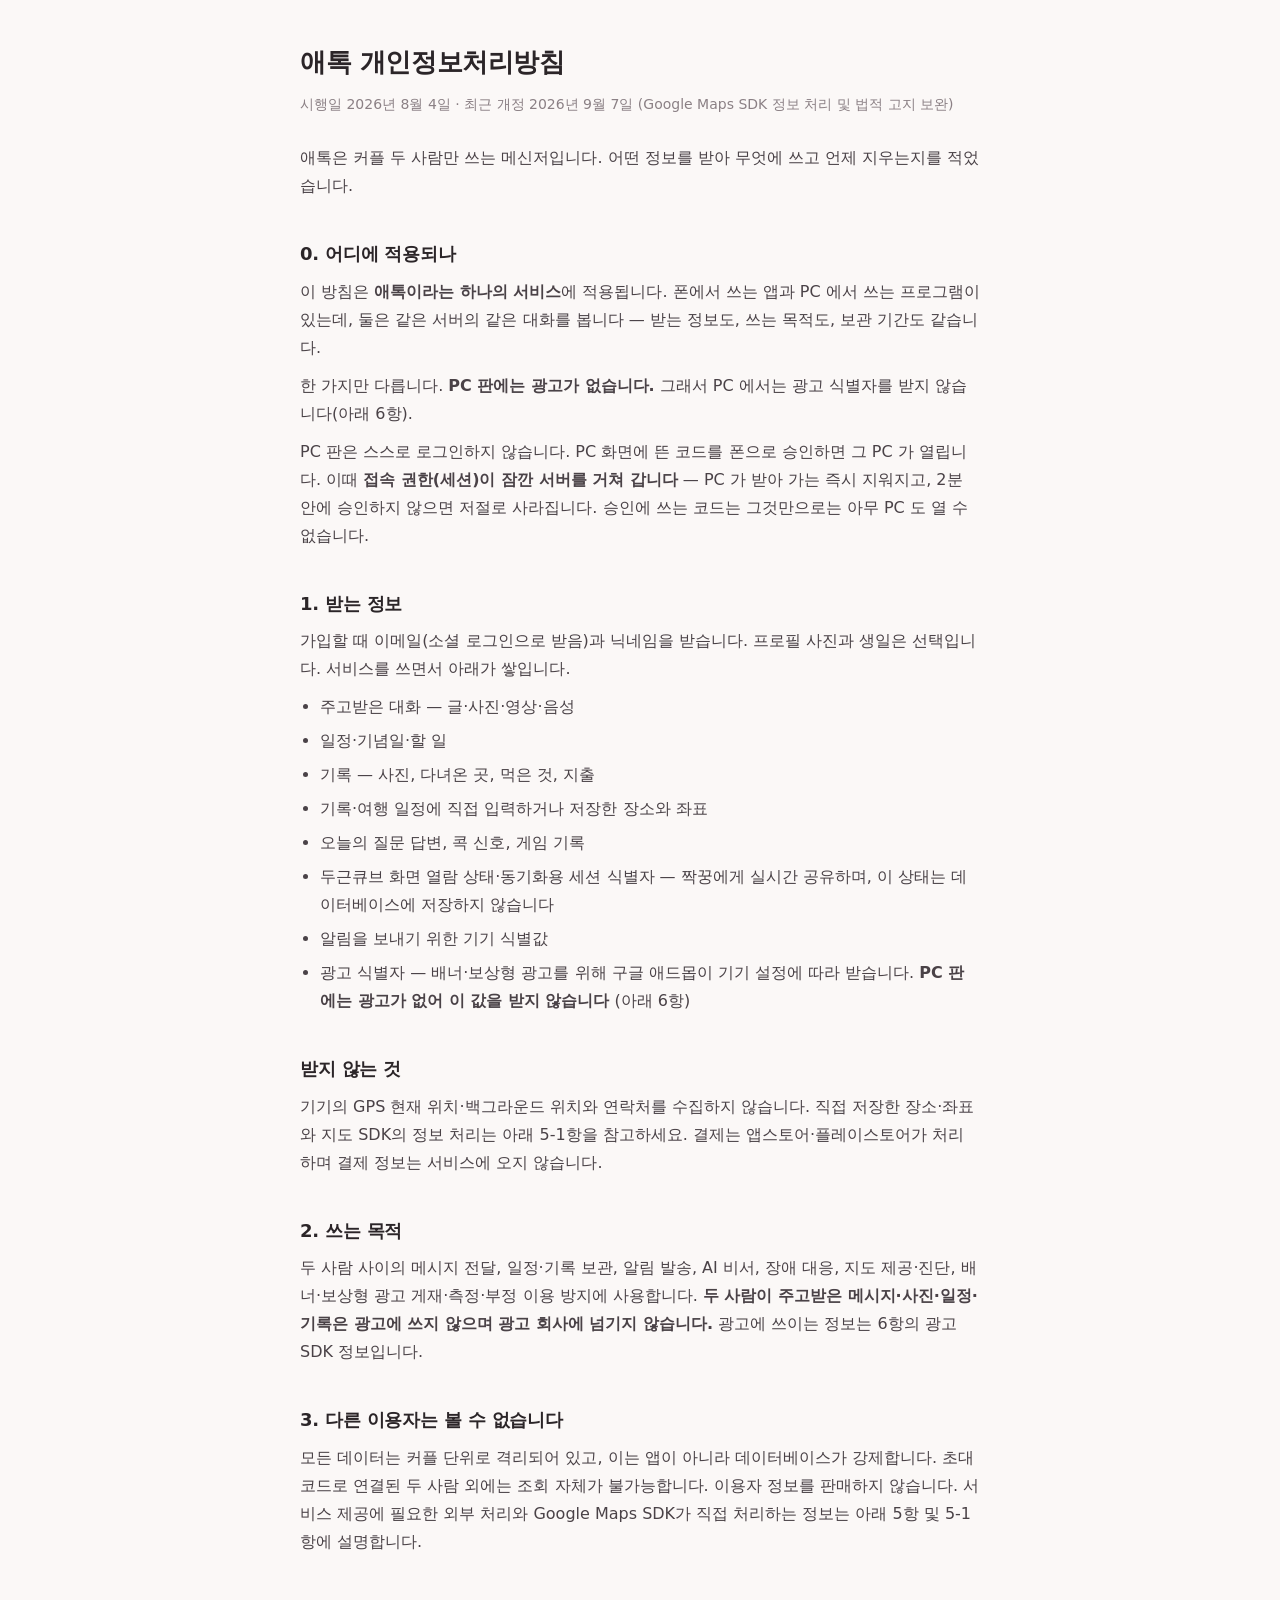
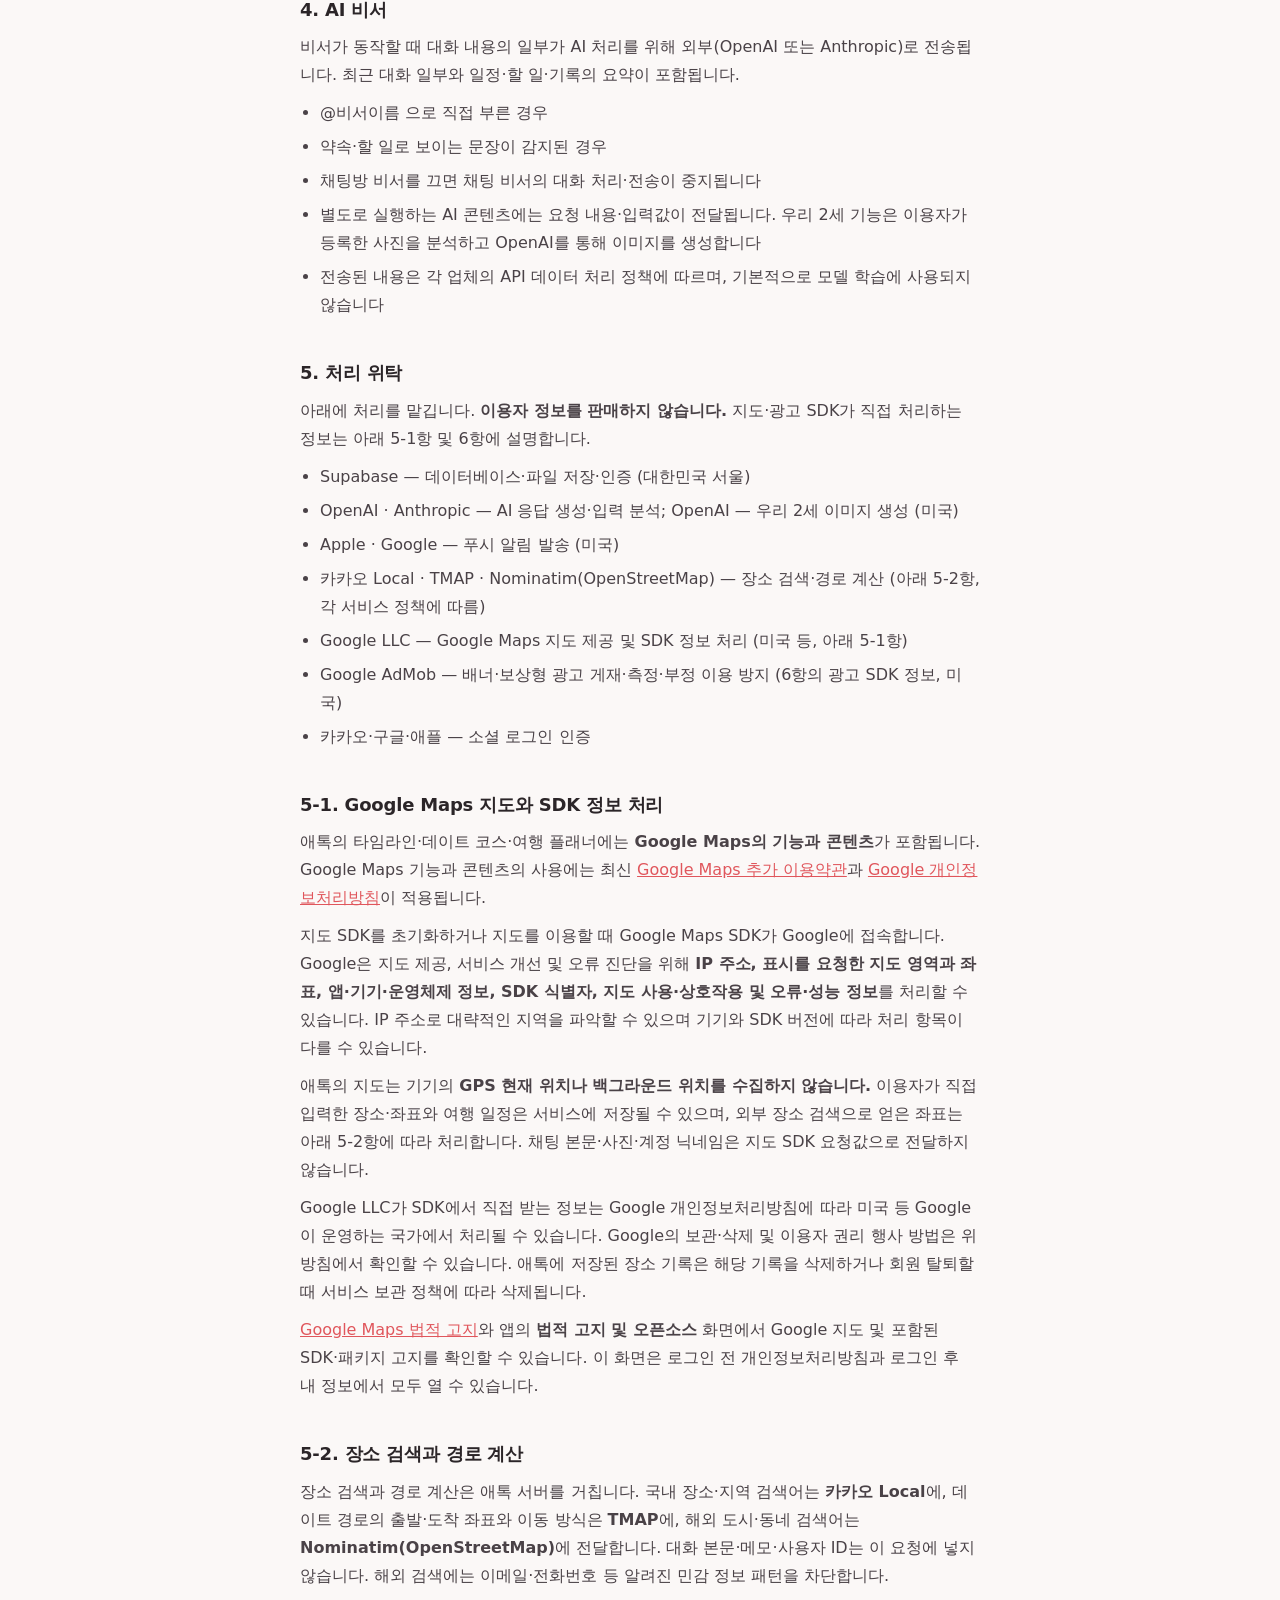
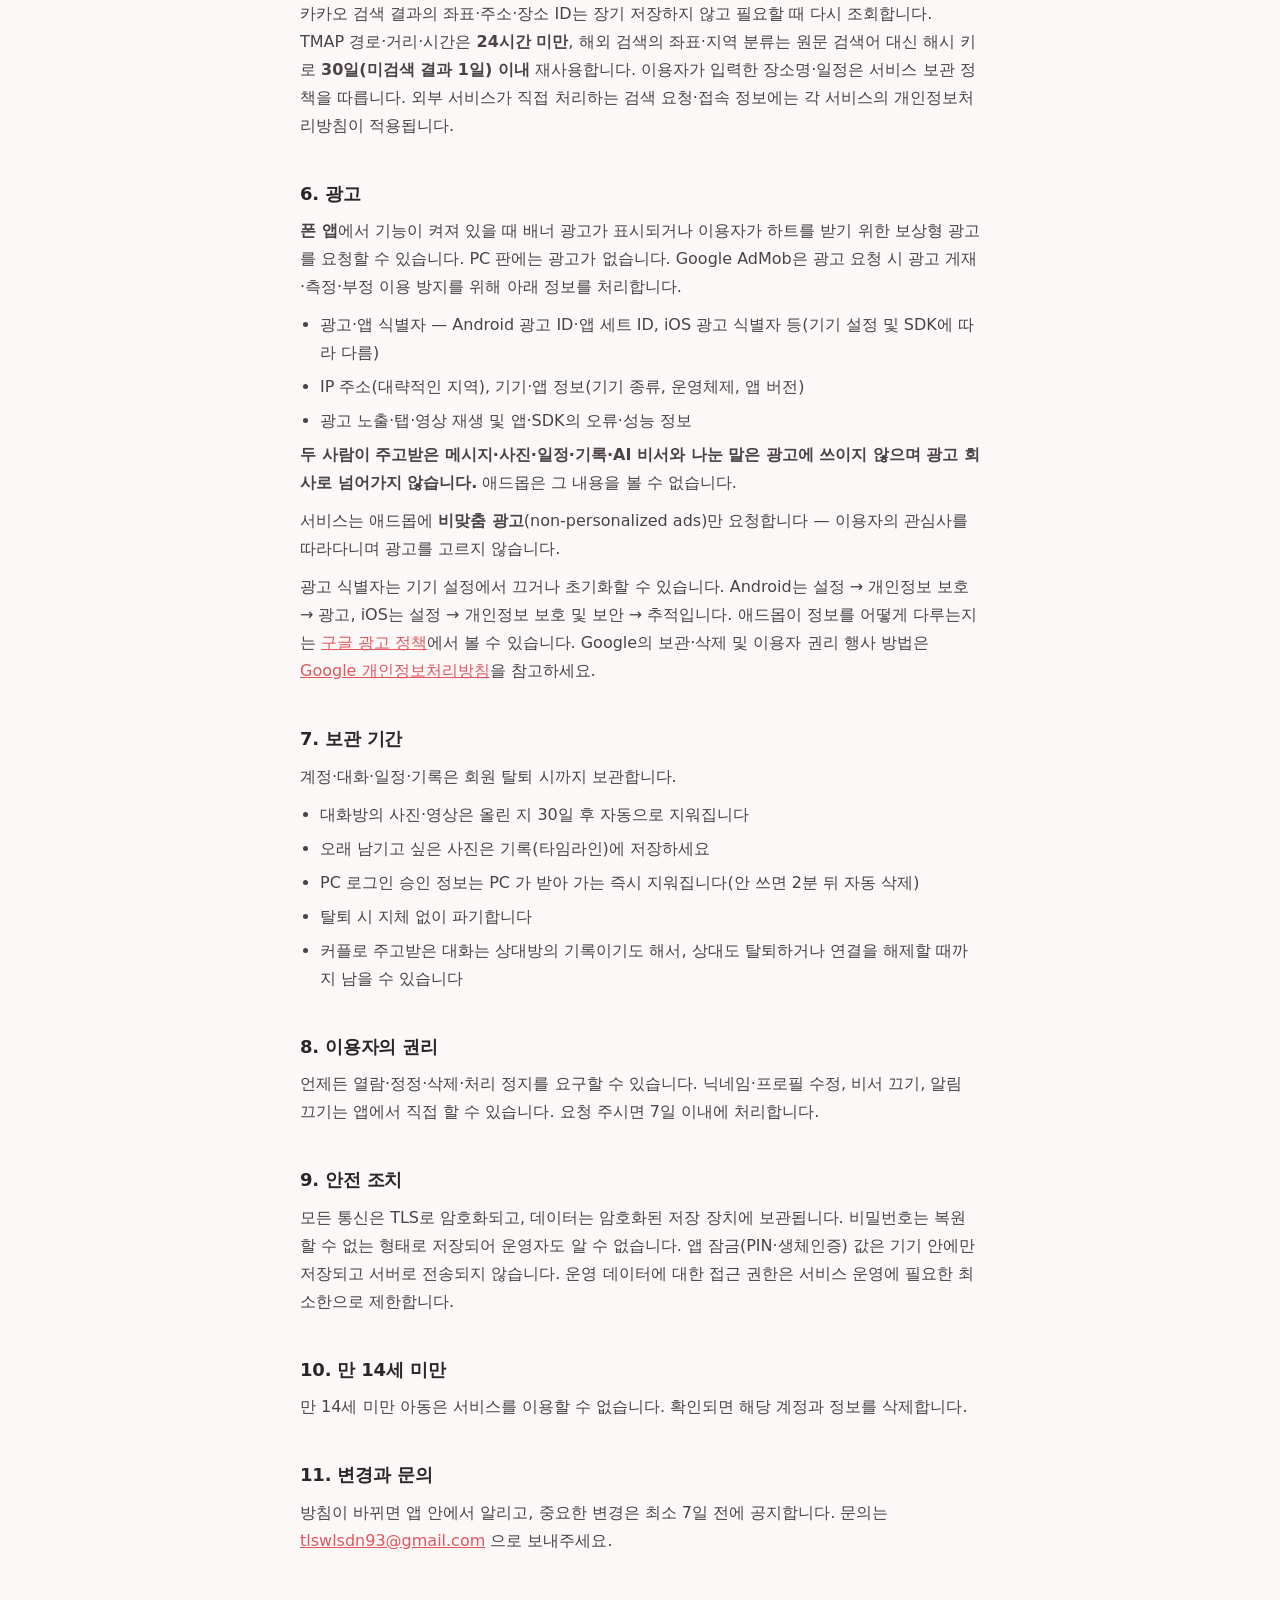
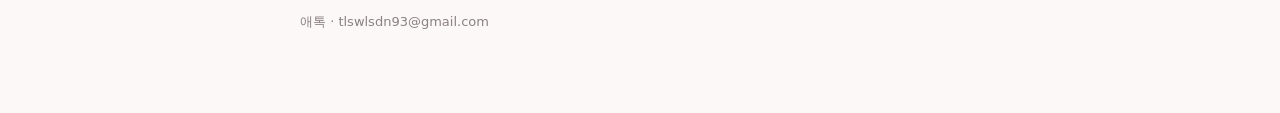
<file: privacy/index.html>
<!doctype html>
<html lang="ko">
<head>
<meta charset="utf-8">
<meta name="viewport" content="width=device-width, initial-scale=1">
<title>애톡 개인정보처리방침</title>
<style>
  :root { color-scheme: light dark; }
  * { box-sizing: border-box; }
  body {
    margin: 0;
    padding: 40px 20px 80px;
    font-family: -apple-system, BlinkMacSystemFont, "Apple SD Gothic Neo",
                 "Pretendard", "Noto Sans KR", system-ui, sans-serif;
    line-height: 1.75;
    color: #2b2528;
    background: #fbf8f7;
    -webkit-text-size-adjust: 100%;
  }
  main { max-width: 680px; margin: 0 auto; }
  h1 { font-size: 26px; margin: 0 0 6px; letter-spacing: -0.4px; }
  .date { color: #8b8085; font-size: 14px; margin: 0 0 28px; }
  .lede { font-size: 16px; color: #4a4247; margin: 0 0 28px; }
  h2 { font-size: 18px; margin: 38px 0 8px; letter-spacing: -0.2px; }
  p  { margin: 0 0 10px; color: #4a4247; }
  ul { margin: 10px 0 0; padding-left: 20px; }
  li { margin-bottom: 6px; color: #4a4247; }
  a  { color: #e0565c; }
  footer { margin-top: 56px; font-size: 13px; color: #8b8085; }
  @media (prefers-color-scheme: dark) {
    body { color: #ece7e9; background: #171416; }
    .lede, p, li { color: #bdb4b9; }
    .date, footer { color: #8b8085; }
  }
</style>
</head>
<body>
<main>
  <h1>애톡 개인정보처리방침</h1>
  <p class="date">시행일 2026년 8월 4일 · 최근 개정 2026년 9월 7일 (Google Maps SDK 정보 처리 및 법적 고지 보완)</p>

  <p class="lede">애톡은 커플 두 사람만 쓰는 메신저입니다. 어떤 정보를 받아
  무엇에 쓰고 언제 지우는지를 적었습니다.</p>

  <h2>0. 어디에 적용되나</h2>
  <p>이 방침은 <strong>애톡이라는 하나의 서비스</strong>에 적용됩니다. 폰에서
  쓰는 앱과 PC 에서 쓰는 프로그램이 있는데, 둘은 같은 서버의 같은 대화를
  봅니다 — 받는 정보도, 쓰는 목적도, 보관 기간도 같습니다.</p>
  <p>한 가지만 다릅니다. <strong>PC 판에는 광고가 없습니다.</strong> 그래서
  PC 에서는 광고 식별자를 받지 않습니다(아래 6항).</p>

  <p>PC 판은 스스로 로그인하지 않습니다. PC 화면에 뜬 코드를 폰으로 승인하면
  그 PC 가 열립니다. 이때 <strong>접속 권한(세션)이 잠깐 서버를 거쳐
  갑니다</strong> — PC 가 받아 가는 즉시 지워지고, 2분 안에 승인하지 않으면
  저절로 사라집니다. 승인에 쓰는 코드는 그것만으로는 아무 PC 도 열 수
  없습니다.</p>

  <h2>1. 받는 정보</h2>
  <p>가입할 때 이메일(소셜 로그인으로 받음)과 닉네임을 받습니다. 프로필 사진과
  생일은 선택입니다. 서비스를 쓰면서 아래가 쌓입니다.</p>
  <ul>
    <li>주고받은 대화 — 글·사진·영상·음성</li>
    <li>일정·기념일·할 일</li>
    <li>기록 — 사진, 다녀온 곳, 먹은 것, 지출</li>
    <li>기록·여행 일정에 직접 입력하거나 저장한 장소와 좌표</li>
    <li>오늘의 질문 답변, 콕 신호, 게임 기록</li>
    <li>두근큐브 화면 열람 상태·동기화용 세션 식별자 — 짝꿍에게 실시간 공유하며, 이 상태는 데이터베이스에 저장하지 않습니다</li>
    <li>알림을 보내기 위한 기기 식별값</li>
    <li>광고 식별자 — 배너·보상형 광고를 위해 구글 애드몹이 기기 설정에 따라
    받습니다. <strong>PC 판에는 광고가 없어 이 값을 받지 않습니다</strong>
    (아래 6항)</li>
  </ul>

  <h2>받지 않는 것</h2>
  <p>기기의 GPS 현재 위치·백그라운드 위치와 연락처를 수집하지 않습니다.
  직접 저장한 장소·좌표와 지도 SDK의 정보 처리는 아래 5-1항을 참고하세요.
  결제는 앱스토어·플레이스토어가 처리하며 결제 정보는 서비스에 오지 않습니다.</p>

  <h2>2. 쓰는 목적</h2>
  <p>두 사람 사이의 메시지 전달, 일정·기록 보관, 알림 발송, AI 비서, 장애 대응,
  지도 제공·진단, 배너·보상형 광고 게재·측정·부정 이용 방지에 사용합니다.
  <strong>두 사람이 주고받은 메시지·사진·일정·기록은 광고에 쓰지 않으며 광고
  회사에 넘기지 않습니다.</strong> 광고에 쓰이는 정보는 6항의 광고 SDK 정보입니다.</p>

  <h2>3. 다른 이용자는 볼 수 없습니다</h2>
  <p>모든 데이터는 커플 단위로 격리되어 있고, 이는 앱이 아니라 데이터베이스가
  강제합니다. 초대 코드로 연결된 두 사람 외에는 조회 자체가 불가능합니다.
  이용자 정보를 판매하지 않습니다. 서비스 제공에 필요한 외부 처리와 Google Maps SDK가
  직접 처리하는 정보는 아래 5항 및 5-1항에 설명합니다.</p>

  <h2>4. AI 비서</h2>
  <p>비서가 동작할 때 대화 내용의 일부가 AI 처리를 위해 외부(OpenAI 또는 Anthropic)로
  전송됩니다. 최근 대화 일부와 일정·할 일·기록의 요약이 포함됩니다.</p>
  <ul>
    <li>@비서이름 으로 직접 부른 경우</li>
    <li>약속·할 일로 보이는 문장이 감지된 경우</li>
    <li>채팅방 비서를 끄면 채팅 비서의 대화 처리·전송이 중지됩니다</li>
    <li>별도로 실행하는 AI 콘텐츠에는 요청 내용·입력값이 전달됩니다. 우리 2세 기능은 이용자가 등록한 사진을 분석하고 OpenAI를 통해 이미지를 생성합니다</li>
    <li>전송된 내용은 각 업체의 API 데이터 처리 정책에 따르며, 기본적으로 모델 학습에 사용되지 않습니다</li>
  </ul>

  <h2>5. 처리 위탁</h2>
  <p>아래에 처리를 맡깁니다. <strong>이용자 정보를 판매하지 않습니다.</strong>
  지도·광고 SDK가 직접 처리하는 정보는 아래 5-1항 및 6항에 설명합니다.</p>
  <ul>
    <li>Supabase — 데이터베이스·파일 저장·인증 (대한민국 서울)</li>
    <li>OpenAI · Anthropic — AI 응답 생성·입력 분석; OpenAI — 우리 2세 이미지 생성 (미국)</li>
    <li>Apple · Google — 푸시 알림 발송 (미국)</li>
    <li>카카오 Local · TMAP · Nominatim(OpenStreetMap) — 장소 검색·경로 계산 (아래 5-2항, 각 서비스 정책에 따름)</li>
    <li>Google LLC — Google Maps 지도 제공 및 SDK 정보 처리 (미국 등, 아래 5-1항)</li>
    <li>Google AdMob — 배너·보상형 광고 게재·측정·부정 이용 방지 (6항의 광고 SDK 정보, 미국)</li>
    <li>카카오·구글·애플 — 소셜 로그인 인증</li>
  </ul>

  <h2>5-1. Google Maps 지도와 SDK 정보 처리</h2>
  <p>애톡의 타임라인·데이트 코스·여행 플래너에는 <strong>Google Maps의 기능과 콘텐츠</strong>가
  포함됩니다. Google Maps 기능과 콘텐츠의 사용에는 최신
  <a href="https://maps.google.com/help/terms_maps/">Google Maps 추가 이용약관</a>과
  <a href="https://policies.google.com/privacy">Google 개인정보처리방침</a>이 적용됩니다.</p>
  <p>지도 SDK를 초기화하거나 지도를 이용할 때 Google Maps SDK가 Google에 접속합니다. Google은 지도 제공,
  서비스 개선 및 오류 진단을 위해 <strong>IP 주소, 표시를 요청한 지도 영역과 좌표,
  앱·기기·운영체제 정보, SDK 식별자, 지도 사용·상호작용 및 오류·성능 정보</strong>를
  처리할 수 있습니다. IP 주소로 대략적인 지역을 파악할 수 있으며 기기와 SDK 버전에
  따라 처리 항목이 다를 수 있습니다.</p>
  <p>애톡의 지도는 기기의 <strong>GPS 현재 위치나 백그라운드 위치를 수집하지 않습니다.</strong>
  이용자가 직접 입력한 장소·좌표와 여행 일정은 서비스에 저장될 수 있으며, 외부 장소
  검색으로 얻은 좌표는 아래 5-2항에 따라 처리합니다. 채팅 본문·사진·계정 닉네임은 지도 SDK 요청값으로 전달하지 않습니다.</p>
  <p>Google LLC가 SDK에서 직접 받는 정보는 Google 개인정보처리방침에 따라 미국 등
  Google이 운영하는 국가에서 처리될 수 있습니다. Google의 보관·삭제 및 이용자 권리
  행사 방법은 위 방침에서 확인할 수 있습니다. 애톡에 저장된 장소 기록은 해당 기록을
  삭제하거나 회원 탈퇴할 때 서비스 보관 정책에 따라 삭제됩니다.</p>
  <p><a href="https://www.google.com/help/legalnotices_maps/">Google Maps 법적 고지</a>와 앱의
  <strong>법적 고지 및 오픈소스</strong> 화면에서 Google 지도 및 포함된 SDK·패키지 고지를
  확인할 수 있습니다. 이 화면은 로그인 전 개인정보처리방침과 로그인 후 내 정보에서 모두 열 수 있습니다.</p>

  <h2>5-2. 장소 검색과 경로 계산</h2>
  <p>장소 검색과 경로 계산은 애톡 서버를 거칩니다. 국내 장소·지역 검색어는
  <strong>카카오 Local</strong>에, 데이트 경로의 출발·도착 좌표와 이동 방식은
  <strong>TMAP</strong>에, 해외 도시·동네 검색어는 <strong>Nominatim(OpenStreetMap)</strong>에
  전달합니다. 대화 본문·메모·사용자 ID는 이 요청에 넣지 않습니다.
  해외 검색에는 이메일·전화번호 등 알려진 민감 정보 패턴을 차단합니다.</p>
  <p>카카오 검색 결과의 좌표·주소·장소 ID는 장기 저장하지 않고 필요할 때 다시 조회합니다.
  TMAP 경로·거리·시간은 <strong>24시간 미만</strong>, 해외 검색의 좌표·지역 분류는
  원문 검색어 대신 해시 키로 <strong>30일(미검색 결과 1일) 이내</strong> 재사용합니다.
  이용자가 입력한 장소명·일정은 서비스 보관 정책을 따릅니다. 외부 서비스가 직접 처리하는
  검색 요청·접속 정보에는 각 서비스의 개인정보처리방침이 적용됩니다.</p>

  <h2>6. 광고</h2>
  <p><strong>폰 앱</strong>에서 기능이 켜져 있을 때 배너 광고가 표시되거나 이용자가
  하트를 받기 위한 보상형 광고를 요청할 수 있습니다. PC 판에는 광고가 없습니다.
  Google AdMob은 광고 요청 시 광고 게재·측정·부정 이용 방지를 위해 아래 정보를 처리합니다.</p>
  <ul>
    <li>광고·앱 식별자 — Android 광고 ID·앱 세트 ID, iOS 광고 식별자 등(기기 설정 및 SDK에 따라 다름)</li>
    <li>IP 주소(대략적인 지역), 기기·앱 정보(기기 종류, 운영체제, 앱 버전)</li>
    <li>광고 노출·탭·영상 재생 및 앱·SDK의 오류·성능 정보</li>
  </ul>
  <p><strong>두 사람이 주고받은 메시지·사진·일정·기록·AI 비서와 나눈 말은
  광고에 쓰이지 않으며 광고 회사로 넘어가지 않습니다.</strong> 애드몹은 그
  내용을 볼 수 없습니다.</p>
  <p>서비스는 애드몹에 <strong>비맞춤 광고</strong>(non-personalized ads)만
  요청합니다 — 이용자의 관심사를 따라다니며 광고를 고르지 않습니다.</p>
  <p>광고 식별자는 기기 설정에서 끄거나 초기화할 수 있습니다.
  Android는 설정 → 개인정보 보호 → 광고, iOS는 설정 → 개인정보 보호 및 보안 →
  추적입니다. 애드몹이 정보를 어떻게 다루는지는
  <a href="https://policies.google.com/technologies/ads">구글 광고 정책</a>에서
  볼 수 있습니다. Google의 보관·삭제 및 이용자 권리 행사 방법은
  <a href="https://policies.google.com/privacy">Google 개인정보처리방침</a>을 참고하세요.</p>

  <h2>7. 보관 기간</h2>
  <p>계정·대화·일정·기록은 회원 탈퇴 시까지 보관합니다.</p>
  <ul>
    <li>대화방의 사진·영상은 올린 지 30일 후 자동으로 지워집니다</li>
    <li>오래 남기고 싶은 사진은 기록(타임라인)에 저장하세요</li>
    <li>PC 로그인 승인 정보는 PC 가 받아 가는 즉시 지워집니다(안 쓰면 2분 뒤 자동 삭제)</li>
    <li>탈퇴 시 지체 없이 파기합니다</li>
    <li>커플로 주고받은 대화는 상대방의 기록이기도 해서, 상대도 탈퇴하거나
    연결을 해제할 때까지 남을 수 있습니다</li>
  </ul>

  <h2>8. 이용자의 권리</h2>
  <p>언제든 열람·정정·삭제·처리 정지를 요구할 수 있습니다. 닉네임·프로필 수정,
  비서 끄기, 알림 끄기는 앱에서 직접 할 수 있습니다. 요청 주시면 7일 이내에
  처리합니다.</p>

  <h2>9. 안전 조치</h2>
  <p>모든 통신은 TLS로 암호화되고, 데이터는 암호화된 저장 장치에 보관됩니다.
  비밀번호는 복원할 수 없는 형태로 저장되어 운영자도 알 수 없습니다.
  앱 잠금(PIN·생체인증) 값은 기기 안에만 저장되고 서버로 전송되지 않습니다.
  운영 데이터에 대한 접근 권한은 서비스 운영에 필요한 최소한으로 제한합니다.</p>

  <h2>10. 만 14세 미만</h2>
  <p>만 14세 미만 아동은 서비스를 이용할 수 없습니다. 확인되면 해당 계정과
  정보를 삭제합니다.</p>

  <h2>11. 변경과 문의</h2>
  <p>방침이 바뀌면 앱 안에서 알리고, 중요한 변경은 최소 7일 전에 공지합니다.
  문의는 <a href="mailto:tlswlsdn93@gmail.com">tlswlsdn93@gmail.com</a> 으로
  보내주세요.</p>

  <footer>애톡 · tlswlsdn93@gmail.com</footer>
</main>
</body>
</html>
</file>
<file: etalk-admin/style.css>
/* 애톡 운영 콘솔 — 넓은 작업 영역, 분명한 대비, 예측 가능한 스크롤. */
:root {
  color-scheme: light;
  --bg:#f5f6fa; --panel:#fff; --panel2:#f7f8fb; --line:#e2e5ed;
  --ink:#20283b; --ink2:#505e75; --ink3:#69758b;
  --pink:#cf3e61; --pink-soft:#fff0f4; --good:#147c59; --warn:#98630b;
  --bad:#c53f46; --blue:#2868b4; --radius:16px; --sidebar:224px;
  --shadow:0 2px 5px #20283b03,0 8px 30px #20283b03;
  --mono:ui-monospace,SFMono-Regular,"SF Mono",Menlo,monospace;
}
:root[data-theme="dark"] {
  color-scheme:dark;
  --bg:#11151d; --panel:#1b2230; --panel2:#232c3d; --line:#344158;
  --ink:#f0f3f9; --ink2:#c2cbdc; --ink3:#9daec8;
  --pink:#ff91ac; --pink-soft:#382836; --good:#68dbb0; --warn:#f2c265;
  --bad:#ff959b; --blue:#8dbfff; --shadow:none;
}
* { box-sizing:border-box; }
[hidden] { display:none !important; }
html { scroll-padding-top:100px; scrollbar-gutter:stable; }
body { margin:0; background:var(--bg); color:var(--ink); font:14px/1.65 -apple-system,BlinkMacSystemFont,"Apple SD Gothic Neo","Noto Sans KR","Segoe UI",sans-serif; -webkit-font-smoothing:antialiased; }
a { color:var(--blue); }
button,input,select,textarea { font:inherit; }
button { cursor:pointer; }
button:disabled { cursor:default; opacity:.5; }
button,a,input,select,textarea,[tabindex] { -webkit-tap-highlight-color:transparent; }
:focus-visible { outline:3px solid var(--blue); outline-offset:3px; }
input,textarea,select { width:100%; min-width:0; background:var(--panel); border:1px solid var(--line); color:var(--ink); border-radius:9px; padding:10px 12px; }
input:focus,textarea:focus,select:focus { border-color:var(--pink); }
input::placeholder,textarea::placeholder { color:var(--ink3); opacity:1; }
textarea { min-height:100px; resize:vertical; line-height:1.65; }
.btn { display:inline-flex; align-items:center; justify-content:center; gap:6px; flex-shrink:0; background:var(--pink); border:1px solid transparent; border-radius:9px; padding:9px 15px; min-height:40px; font-weight:650; color:#fff; white-space:nowrap; }
[data-theme="dark"] .btn:not(.ghost):not(.text-button) { color:#241722; }
.btn:hover:not(:disabled) { filter:brightness(.96); }
.btn.ghost { background:var(--panel); color:var(--ink2); border-color:var(--line); }
.btn.ghost:hover:not(:disabled) { border-color:var(--ink3); color:var(--ink); }
.btn.text-button { background:transparent; color:var(--ink3); }
.btn.wide { width:100%; margin-top:22px; }
.err { color:var(--bad); font-size:13px; margin-top:8px; }
.err:empty { display:none; }
.sr-only { position:absolute; width:1px; height:1px; padding:0; margin:-1px; overflow:hidden; clip:rect(0,0,0,0); white-space:nowrap; border:0; }
.skip-link { position:fixed; left:12px; top:-80px; z-index:100; padding:10px 20px; background:var(--panel); }
.skip-link:focus { top:12px; }
/* 로그인 */
#gate { min-height:100dvh; display:grid; place-items:center; padding:24px; background:radial-gradient(ellipse at 50% 10%,var(--pink-soft),transparent 60%); }
#gate .card { width:min(420px,100%); padding:36px; box-shadow:var(--shadow); }
#gate h1 { font-size:25px; letter-spacing:-1px; margin:0 0 4px; }
#gate p.sub { margin:0 0 28px; color:var(--ink3); }
#gate label { display:block; color:var(--ink2); font-weight:600; margin:16px 0 6px; }
/* 앱 프레임 */
.sidebar { position:fixed; inset:0 auto 0 0; width:var(--sidebar); padding:30px 16px 18px; display:flex; flex-direction:column; background:var(--panel); border-right:1px solid var(--line); z-index:40; overflow-y:auto; }
.brand { display:flex; align-items:center; gap:11px; padding:0 12px 32px; font-size:21px; font-weight:800; letter-spacing:-.7px; }
.brand-mark { width:38px; height:38px; display:grid; place-items:center; background:var(--pink); color:#fff; border-radius:13px 13px 13px 4px; font:700 29px/1 Georgia,serif; }
.brand div>span { display:block; font-size:11px; font-weight:550; letter-spacing:.6px; color:var(--ink3); margin-top:-1px; }
.nav-caption { padding:0 14px; margin:0 0 12px; font-size:11px; color:var(--ink3); font-weight:700; letter-spacing:.8px; }
#tabs { display:flex; flex-direction:column; gap:7px; }
#tabs button { display:flex; align-items:center; gap:12px; width:100%; padding:12px 14px; min-height:46px; border:0; border-radius:10px; background:transparent; color:var(--ink2); font-weight:600; text-align:left; }
#tabs button:hover { background:var(--panel2); }
#tabs button.on { color:var(--pink); background:var(--pink-soft); font-weight:750; }
#tabs svg { width:19px; height:19px; flex-shrink:0; fill:none; stroke:currentColor; stroke-width:1.7; stroke-linecap:round; stroke-linejoin:round; }
.badge { display:inline-grid; place-items:center; min-width:20px; height:20px; padding:0 5px; margin-left:auto; border-radius:6px; background:var(--pink); color:#fff; font-size:11px; }
.sidebar-foot { margin-top:auto; padding:40px 12px 8px; font-size:11px; color:var(--ink3); }
.sidebar-foot .dot { display:inline-block; margin-right:4px; }
.sidebar-foot small { display:block; font-size:10px; margin-top:4px; }
.workspace { margin-left:var(--sidebar); min-width:0; }
.topbar { display:flex; align-items:center; justify-content:space-between; gap:20px; min-height:78px; padding:16px 32px; position:sticky; top:0; z-index:30; background:var(--panel); border-bottom:1px solid var(--line); }
.topbar-title { display:flex; align-items:center; gap:14px; white-space:nowrap; font-size:13px; }
.topbar-title span { color:var(--ink3); }
.topbar-title span::after { content:'/'; padding-left:14px; color:var(--line); }
.topbar-title strong { font-weight:650; }
.bar-actions { display:flex; align-items:center; gap:8px; }
.bar-actions .btn { font-size:12px; min-height:34px; padding:7px 11px; }
.live { display:inline-flex; align-items:center; justify-content:center; gap:7px; padding:7px 11px; border-radius:20px; border:1px solid var(--line); background:var(--panel2); color:var(--ink2); font-size:11px; min-height:34px; white-space:nowrap; }
.dot { width:7px; height:7px; border-radius:50%; flex-shrink:0; background:var(--good); }
.dot.on { box-shadow:0 0 0 3px color-mix(in srgb,var(--good) 12%,transparent); }
.dot.stale { background:var(--warn); }.dot.off { background:var(--bad); }
.livedetail { position:absolute; right:30px; top:calc(100% + 8px); width:min(700px,calc(100vw - var(--sidebar) - 50px)); max-height:70vh; overflow:auto; padding:18px; border:1px solid var(--line); border-radius:12px; background:var(--panel); box-shadow:0 12px 36px #1720301a; font-size:12px; }
.livedetail td { text-align:left; white-space:normal; }
main { max-width:1740px; margin:0 auto; padding:28px 32px 40px; }
main:focus { outline:none; }
main>section { display:none; }main>section.on { display:block; }
.section-heading { display:flex; align-items:center; justify-content:space-between; gap:20px; margin-bottom:24px; }
.section-heading h1 { margin:0; font-size:27px; font-weight:750; letter-spacing:-1.1px; line-height:1.3; }
.section-heading p { margin:7px 0 0; color:var(--ink3); font-size:13px; }
.section-caption { color:var(--ink3); font-size:10px; letter-spacing:1.5px; white-space:nowrap; }
.lead { font-size:13px; color:var(--ink2); line-height:1.7; margin:0 0 18px; max-width:110ch; }
/* 공통 카드/지표 */
.grid { display:grid; gap:18px; min-width:0; }.grid>* { min-width:0; }
.g4 { grid-template-columns:repeat(auto-fit,minmax(min(150px,100%),1fr)); }
.g2 { grid-template-columns:repeat(2,minmax(0,1fr)); }
.card { background:var(--panel); border:1px solid var(--line); border-radius:var(--radius); padding:22px; min-width:0; box-shadow:var(--shadow); }
.card .card { box-shadow:none; border-radius:12px; }
.card h2 { display:flex; align-items:center; flex-wrap:wrap; gap:8px; font-size:15px; font-weight:700; line-height:1.55; color:var(--ink); margin:0 0 18px; }
.card h2 .note { font-weight:400; color:var(--ink3); font-size:12px; }
#liveTiles { gap:18px; margin-bottom:20px; grid-template-columns:repeat(4,minmax(0,1fr)); }
#liveTiles .tile { padding:20px 22px; border-top:3px solid var(--pink); }
#liveTiles .tile:nth-child(2) { border-top-color:var(--blue); }#liveTiles .tile:nth-child(3) { border-top-color:var(--good); }#liveTiles .tile:nth-child(4) { border-top-color:var(--warn); }
.tile .k { font-size:12px; font-weight:600; color:var(--ink2); }
.tile .v { font-size:32px; font-weight:750; letter-spacing:-.9px; line-height:1.3; margin:9px 0 7px; font-variant-numeric:tabular-nums; }
.tile .d { font-size:11px; color:var(--ink3); }
.up { color:var(--good); }.down { color:var(--bad); }
.pill { display:inline-block; font-size:11px; font-weight:600; line-height:1.8; border-radius:6px; padding:1px 7px; background:var(--panel2); color:var(--ink2); white-space:nowrap; }
.pill.good { color:var(--good); background:color-mix(in srgb,var(--good) 10%,var(--panel)); }.pill.warn { color:var(--warn); background:color-mix(in srgb,var(--warn) 10%,var(--panel)); }.pill.bad { color:var(--bad); background:color-mix(in srgb,var(--bad) 10%,var(--panel)); }.pill.pink { color:var(--pink); background:var(--pink-soft); }
.spacer { flex:1; }.muted { color:var(--ink3); }.small { font-size:12px; }.mono { font-family:var(--mono); font-size:12px; overflow-wrap:anywhere; }
.row2 { display:flex; gap:10px; flex-wrap:wrap; align-items:center; }
.field { display:grid; gap:5px; font-size:11px; font-weight:650; color:var(--ink3); }
.field.grow { flex:1; min-width:180px; }.page-size { width:96px; }
.chk { display:inline-flex; align-items:center; gap:7px; font-size:12px; color:var(--ink2); cursor:pointer; }
.chk input { width:16px; height:16px; accent-color:var(--pink); }
.kv { display:grid; grid-template-columns:minmax(0,1fr) minmax(0,1.15fr); gap:0 16px; margin:0; font-size:13px; }
.kv dt,.kv dd { padding:9px 0; border-bottom:1px solid var(--line); margin:0; }
.kv dt { color:var(--ink2); }.kv dd { text-align:right; font-weight:600; overflow-wrap:anywhere; font-variant-numeric:tabular-nums; }
.stack { display:flex; height:30px; border-radius:7px; overflow:hidden; }.stack>div { display:grid; place-items:center; font-size:11px; font-weight:750; color:var(--panel); }
.legend { display:flex; flex-wrap:wrap; gap:12px; margin-top:12px; font-size:12px; }.legend i { display:inline-block; width:9px; height:9px; margin-right:5px; border-radius:3px; }
.funnel { display:grid; gap:13px; }.funnel .row { display:grid; grid-template-columns:82px minmax(0,1fr) 98px; align-items:center; gap:12px; font-size:12px; }.funnel .track { background:var(--panel2); height:23px; border-radius:5px; overflow:hidden; }.funnel .fill { height:100%; background:var(--pink); opacity:.8; }.funnel .n { text-align:right; color:var(--ink2); font-variant-numeric:tabular-nums; }
.brief { margin-bottom:20px; }.brief #brief { display:grid; grid-template-columns:repeat(2,minmax(0,1fr)); gap:0 28px; }
.brief .b { display:flex; align-items:flex-start; gap:10px; padding:12px 0; border-top:1px solid var(--line); font-size:13px; }.brief .b i { width:6px; height:6px; border-radius:50%; background:var(--ink3); flex-shrink:0; margin-top:8px; }.brief .b.good i { background:var(--good); }.brief .b.warn i { background:var(--warn); }.brief .b.bad i { background:var(--bad); }.brief .why { display:block; font-size:11px; color:var(--ink3); margin-top:4px; line-height:1.65; }
.chartwrap { overflow-x:auto; }.chartwrap svg { max-width:100%; height:auto; }svg text { font-size:10px; fill:var(--ink3); }
/* 표: 스크롤 영역 안에서 제목과 첫 열을 유지한다. */
.tblwrap { min-width:0; max-width:100%; overflow:auto; overscroll-behavior-x:contain; }
.data-scroll { max-height:calc(100dvh - 330px); min-height:180px; border:1px solid var(--line); border-radius:11px; scrollbar-gutter:stable; }
.table-hint { margin:0 0 10px; color:var(--ink3); font-size:11px; }
table { border-collapse:separate; border-spacing:0; width:100%; font-size:13px; }
th,td { padding:12px 14px; text-align:right; white-space:nowrap; }
th:first-child,td:first-child { text-align:left; }
th { position:sticky; top:0; z-index:3; background:var(--panel2); color:var(--ink2); font-size:11px; font-weight:650; border-bottom:1px solid var(--line); cursor:pointer; user-select:none; }
th.noSort { cursor:default; }
td { border-bottom:1px solid var(--line); background:var(--panel); }
tbody tr:last-child td { border-bottom:0; }tbody tr:hover td { background:var(--panel2); }
tbody tr.selected td { background:var(--pink-soft); }
td.num { font-variant-numeric:tabular-nums; font-weight:600; }td.zero { color:var(--ink3); font-weight:400; }
tr.clickable,#coupleTbl tbody tr { cursor:pointer; }
.wide-table th:first-child,.wide-table td:first-child { position:sticky; left:0; z-index:2; min-width:180px; box-shadow:1px 0 var(--line); }.wide-table th:first-child { z-index:4; }
#logTbl td { text-align:left; vertical-align:top; }#logTbl td:last-child { white-space:normal; min-width:180px; overflow-wrap:anywhere; }
#logCard { margin-top:20px; scroll-margin-top:100px; }
/* 사용자 및 문의 */
.split { display:grid; grid-template-columns:320px minmax(0,1fr); gap:20px; align-items:start; }
.people-split { grid-template-columns:minmax(0,1.65fr) minmax(300px,1fr); }
.card.sub { background:var(--panel2); box-shadow:none; }
.detail-panel { max-height:calc(100dvh - 330px); overflow:auto; scrollbar-gutter:stable; }
.detail-panel .tblwrap td { white-space:normal; padding:8px; }.detail-panel .tblwrap td:first-child { min-width:100px; }
.ticket-list-card { padding:0; overflow:hidden; }
.list { max-height:calc(100dvh - 260px); min-height:120px; overflow-y:auto; }
.item { padding:18px; border-bottom:1px solid var(--line); cursor:pointer; }.item:hover { background:var(--panel2); }.item.on { background:var(--pink-soft); box-shadow:inset 3px 0 var(--pink); }.item .t { font-weight:650; overflow-wrap:anywhere; }.item .s { font-size:11px; color:var(--ink3); margin-top:5px; }
.msgs { display:flex; flex-direction:column; gap:12px; max-height:46vh; overflow-y:auto; padding:16px; background:var(--bg); border:1px solid var(--line); border-radius:12px; margin-bottom:16px; }
.msg { max-width:90%; align-self:flex-start; padding:13px 16px; background:var(--panel); border:1px solid var(--line); border-radius:12px; }.msg.admin { align-self:flex-end; background:var(--pink-soft); border-color:color-mix(in srgb,var(--pink) 18%,var(--line)); }.msg .m { white-space:pre-wrap; overflow-wrap:anywhere; line-height:1.8; }.msg .w { font-size:11px; color:var(--ink3); margin-top:7px; }
.feed { max-height:360px; overflow-y:auto; }.feed .f { display:flex; flex-wrap:wrap; gap:8px; padding:10px 0; border-bottom:1px solid var(--line); font-size:12px; }.feed .when { margin-left:auto; color:var(--ink3); font-size:11px; }
/* 대화 테스트 */
.notice-line { display:flex; align-items:center; gap:9px; color:var(--ink3); font-size:12px; margin-bottom:16px; }
.message-workspace { height:calc(100dvh - 248px); min-height:440px; display:flex; flex-direction:column; padding:0; overflow:hidden; }
.message-toolbar { flex-shrink:0; padding:20px 24px 14px; border-bottom:1px solid var(--line); }
.toolbar-title { display:flex; align-items:baseline; justify-content:space-between; gap:10px; margin-bottom:12px; }.toolbar-title h2 { margin:0; }.sort-label { color:var(--ink3); font-size:11px; white-space:nowrap; }
.message-toolbar .row2 { align-items:flex-end; }.message-filter { display:flex; align-items:center; flex-wrap:wrap; gap:12px; margin-top:14px; }.message-filter input { max-width:320px; padding:7px 11px; font-size:12px; }.message-filter #dumpStatus { margin-left:auto; }
.message-list { flex:1; min-height:0; overflow:auto; scrollbar-gutter:stable; padding:20px 24px; background:var(--panel2); overflow-anchor:none; }
.message-item { background:var(--panel); padding:16px 18px; border:1px solid var(--line); border-radius:12px; margin-bottom:12px; }
.message-item.is-ai { border-left:3px solid var(--pink); background:var(--pink-soft); }
.message-meta { display:flex; align-items:center; flex-wrap:wrap; gap:8px; margin-bottom:8px; font-size:11px; color:var(--ink3); }.message-author { font-size:13px; color:var(--ink); font-weight:750; }.message-meta time { margin-left:auto; font-variant-numeric:tabular-nums; }
.message-body { white-space:pre-wrap; overflow-wrap:anywhere; word-break:normal; font-size:14px; line-height:1.85; color:var(--ink); }
.message-body mark { color:inherit; background:color-mix(in srgb,var(--warn) 22%,transparent); }
.message-date { margin:20px 0 12px; color:var(--ink3); font-size:11px; font-weight:650; }.message-date:first-child { margin-top:0; }
.pager { display:flex; align-items:center; justify-content:space-between; gap:12px; flex-wrap:wrap; padding:12px 0; font-size:12px; }
.pager:empty { display:none; }.message-workspace>.pager { padding:10px 24px; flex-shrink:0; border-top:1px solid var(--line); background:var(--panel); }
.message-workspace>.pager-top { border-top:0; border-bottom:1px solid var(--line); }
.pager .btn,.pager button { min-height:32px; padding:5px 10px; font-size:12px; }
.pager-controls,.pager-buttons,.page-buttons { display:flex; align-items:center; gap:5px; flex-wrap:wrap; }
.pager [aria-current="page"],.pager .current { color:var(--pink); border-color:var(--pink); background:var(--pink-soft); font-weight:750; }
.pager-summary { color:var(--ink3); font-size:11px; }.pager .note { color:var(--ink3); }
.empty-state { display:grid; place-content:center; text-align:center; min-height:190px; padding:32px; color:var(--ink3); }.empty-state strong { color:var(--ink2); font-size:15px; }.empty-state p { margin:8px 0 0; font-size:12px; }
/* 설정 */
.config-toolbar { display:flex; align-items:center; flex-wrap:wrap; gap:16px; position:sticky; top:78px; z-index:10; padding:16px 0; margin:-8px 0 4px; background:var(--bg); }.config-toolbar input { max-width:420px; }
.cfg { margin-top:18px; }.cfg>h3 { margin:0 0 6px; padding-bottom:14px; border-bottom:1px solid var(--line); color:var(--ink); font-size:15px; }
.cfgrow { border-bottom:1px solid var(--line); padding:20px 0; }.cfgrow:last-child { border-bottom:0; padding-bottom:0; }.cfgrow .head { display:flex; align-items:center; gap:10px; flex-wrap:wrap; }.cfgrow .head b { font-size:13px; }.cfgrow .what { color:var(--ink2); font-size:13px; line-height:1.7; margin:7px 0 3px; }.cfgrow .who { color:var(--ink3); font-size:11px; }.cfgrow .danger { color:var(--warn); font-size:12px; margin:6px 0; }
.cfgrow textarea { min-height:76px; max-height:320px; background:var(--panel2); line-height:1.7; }.cfgrow.closed .body { display:none; }.cfgrow .toggle { border:1px solid var(--line); color:var(--ink2); background:var(--panel); padding:4px 10px; border-radius:7px; font-size:11px; }
.dirty-label { color:var(--warn); font-size:11px; }
table.doc td { text-align:left; white-space:normal; vertical-align:top; padding:13px 12px; }table.doc td:first-child { min-width:160px; }
.toast { position:fixed; bottom:24px; left:calc(50% + var(--sidebar)/2); transform:translateX(-50%); z-index:100; border:1px solid var(--line); background:var(--ink); color:var(--panel); padding:12px 20px; border-radius:12px; max-width:calc(100vw - 40px); box-shadow:0 6px 28px #18213320; font-size:13px; }
::-webkit-scrollbar { width:10px; height:10px; }::-webkit-scrollbar-track { background:transparent; }::-webkit-scrollbar-thumb { background:color-mix(in srgb,var(--ink3) 36%,var(--panel)); border-radius:10px; border:2px solid var(--panel); }::-webkit-scrollbar-thumb:hover { background:var(--ink3); }
@media (max-width:1200px) {
 :root { --sidebar:194px; }.topbar { padding:14px 24px; }.topbar-title>span { display:none; }main { padding:24px; }.people-split { grid-template-columns:minmax(0,1.3fr) minmax(280px,1fr); }.g2 { grid-template-columns:1fr; }.section-caption { display:none; }
}
@media (max-width:950px) {
 :root { --sidebar:176px; }.sidebar { padding-inline:10px; }.brand { padding-left:8px; }.bar-actions { gap:6px; }.bar-actions .theme-button { display:none; }.live { max-width:150px; overflow:hidden; }.people-split { grid-template-columns:1fr; }.detail-panel { max-height:none; }.brief #brief { grid-template-columns:1fr; }#liveTiles { grid-template-columns:repeat(2,minmax(0,1fr)); }.support-split { grid-template-columns:260px minmax(0,1fr); }
}
@media (max-width:700px) {
 :root { --sidebar:0px; }.sidebar { position:static; width:auto; padding:14px 16px 0; border-right:0; border-bottom:1px solid var(--line); overflow:visible; }.brand { padding:0 0 14px; font-size:18px; }.brand-mark { width:31px; height:31px; font-size:24px; border-radius:10px 10px 10px 3px; }.brand div>span { display:inline; font-size:11px; margin-left:8px; }.nav-caption,.sidebar-foot { display:none; }#tabs { flex-direction:row; overflow-x:auto; gap:3px; padding-bottom:12px; }#tabs button { width:auto; padding:9px 12px; min-height:38px; white-space:nowrap; font-size:12px; gap:7px; }#tabs svg { width:15px; height:15px; }.badge { margin-left:0; }
 .topbar { padding:10px 16px; min-height:57px; gap:8px; }.topbar-title { font-size:12px; }.bar-actions .btn { font-size:11px; padding:5px 8px; }.live { max-width:116px; padding:5px 8px; font-size:10px; }.livedetail { right:10px; width:calc(100vw - 20px); }main { padding:20px 16px 28px; }.section-heading { margin-bottom:18px; }.section-heading h1 { font-size:23px; }.section-heading p { font-size:12px; }.card { padding:18px; }.card h2 { font-size:14px; }#liveTiles { gap:12px; }#liveTiles .tile { padding:16px; }.tile .v { font-size:28px; }.grid { gap:12px; }.split,.support-split { grid-template-columns:1fr; }.list { max-height:260px; }.data-scroll { max-height:60vh; }.message-workspace { height:auto; min-height:0; padding:0; }.message-toolbar { padding:16px; }.message-toolbar .row2 { gap:8px; }.message-toolbar .row2>.btn { min-height:34px; padding:7px 10px; font-size:11px; }.message-toolbar .field.grow { min-width:calc(100% - 104px); }.message-toolbar h2 .note { flex-basis:100%; }.message-filter input { max-width:none; }.message-filter #dumpStatus { margin-left:0; }.message-list { flex:none; min-height:300px; max-height:65dvh; padding:14px; }.message-item { padding:13px; }.message-body { font-size:13px; }.message-meta time { margin-left:0; }.message-workspace>.pager { padding:8px 14px; }.pager { gap:6px; }.pager button { padding:4px 7px; }.notice-line { align-items:flex-start; font-size:11px; }.config-toolbar { top:57px; }.toast { left:50%; }.funnel .row { grid-template-columns:70px minmax(0,1fr) 85px; gap:8px; }
}
@media (prefers-reduced-motion:reduce) { *,*::before,*::after { scroll-behavior:auto !important; animation:none !important; transition:none !important; } }

/* 결제 원장 — 필터와 목록, 선택한 거래의 상세를 한 화면에서 확인한다. */
.payment-shortcut { min-height:30px; padding:4px 9px; font-size:11px; }
.payment-notice { display:flex; align-items:flex-start; gap:12px; padding:15px 18px; margin-bottom:20px; background:var(--panel); border:1px solid var(--line); border-radius:12px; color:var(--ink2); font-size:12px; }
.payment-notice p { margin:0; }.payment-notice>.pill { margin-top:1px; }
.payment-summary { grid-template-columns:repeat(4,minmax(0,1fr)); gap:14px; margin-bottom:22px; }
.payment-metric { padding:18px 20px; display:flex; flex-direction:column; gap:7px; }
.payment-metric>span { color:var(--ink2); font-size:12px; font-weight:600; }
.payment-metric>strong { font-size:26px; letter-spacing:-.8px; line-height:1.45; font-variant-numeric:tabular-nums; }
.payment-metric>small { color:var(--ink3); font-size:11px; }
.payment-filters { padding-bottom:20px; border-bottom:1px solid var(--line); margin-bottom:18px; }
.payment-filters>.row2 { align-items:flex-end; }.payment-filters .field:not(.payment-search) { min-width:125px; flex:0 1 135px; }
.payment-search { flex:1; min-width:230px; }.payment-date-range { margin-top:12px; }.payment-date-range>span { align-self:center; padding-top:19px; }
.payment-list-heading { display:flex; justify-content:space-between; align-items:center; flex-wrap:wrap; gap:12px; }
.payment-list-heading h2 { margin:0; }.payment-list-heading #paymentStatus { font-size:11px; }
.payment-split { display:grid; grid-template-columns:minmax(0,1.8fr) minmax(300px,1fr); gap:18px; align-items:start; }
.payment-scroll { max-height:760px; min-height:260px; }
#paymentTbl th,#paymentTbl td { text-align:left; padding:14px 12px; }
#paymentTbl th { cursor:default; }#paymentTbl td { vertical-align:middle; }
#paymentTbl td:first-child { min-width:160px; max-width:240px; white-space:normal; overflow-wrap:anywhere; }
#paymentTbl td:nth-child(2) { max-width:160px; white-space:normal; overflow-wrap:anywhere; }
#paymentTbl td strong { font-size:13px; font-weight:700; }
#paymentTbl .payment-heart { color:var(--pink); }
.payment-cell-sub { display:block; margin-top:3px; color:var(--ink3); font-size:11px; line-height:1.6; }
.payment-couple { color:var(--ink2); }.payment-open { font-size:11px; padding:4px 8px; min-height:30px; }
#paymentTbl time { font-size:11px; font-variant-numeric:tabular-nums; }
#paymentTbl .empty-state { min-height:260px; white-space:normal; }
#paymentRetry { justify-self:center; margin-top:16px; }
.payment-detail { background:var(--panel2); border:1px solid var(--line); border-radius:12px; padding:20px; max-height:760px; overflow:auto; scrollbar-gutter:stable; scroll-margin-top:100px; }
.payment-detail .empty-state { min-height:240px; padding:20px 10px; }.payment-detail-icon { color:var(--pink); font-size:36px; margin-bottom:10px; }
.payment-eyebrow { color:var(--ink3); font-size:9px; letter-spacing:1.5px; }
.payment-detail-head h2 { font-size:18px; margin:7px 0 9px; overflow-wrap:anywhere; }.payment-detail-head .pill { white-space:normal; }
.payment-detail-amount { display:flex; flex-direction:column; gap:3px; margin:20px 0; padding-bottom:19px; border-bottom:1px solid var(--line); }
.payment-detail-amount strong { color:var(--pink); font-size:33px; letter-spacing:-1px; line-height:1.3; font-variant-numeric:tabular-nums; }
.payment-detail-amount strong small { font-size:13px; margin-left:6px; letter-spacing:0; }.payment-detail-amount>span { font-size:12px; color:var(--ink3); }
.payment-detail-section { margin-top:23px; }.payment-detail-section h3 { margin:0 0 10px; font-size:12px; font-weight:750; }
.payment-facts { margin:0; }.payment-facts>div { display:grid; gap:3px; padding:9px 0; border-top:1px solid var(--line); }
.payment-facts dt { color:var(--ink3); font-size:11px; }.payment-facts dd { margin:0; font-size:12px; font-weight:550; overflow-wrap:anywhere; white-space:normal; }
.payment-facts dd.mono { font-size:11px; }.payment-footnote { font-size:11px; color:var(--ink3); line-height:1.7; margin:10px 0 0; }
.payment-limit-note { padding:14px; background:var(--panel); border:1px solid var(--line); border-radius:10px; margin-top:23px; font-size:11px; color:var(--ink3); }
.payment-limit-note strong { color:var(--ink2); }.payment-limit-note p { margin:7px 0 12px; }.payment-limit-note a { text-underline-offset:3px; }
@media(max-width:1350px) { .payment-split { grid-template-columns:minmax(0,1.5fr) minmax(290px,1fr); }.payment-metric { padding:15px; }.payment-metric>strong { font-size:23px; } }
@media(max-width:1100px) { .payment-split { grid-template-columns:1fr; }.payment-detail { max-height:none; }.payment-detail .empty-state { min-height:120px; }.payment-facts>div { grid-template-columns:150px minmax(0,1fr); gap:15px; }.payment-summary { grid-template-columns:repeat(2,minmax(0,1fr)); }.payment-scroll { max-height:600px; } }
@media(max-width:700px) { .payment-notice { flex-direction:column; gap:8px; padding:13px; font-size:11px; }.payment-summary { gap:10px; margin-bottom:16px; }.payment-metric { padding:13px; }.payment-metric>strong { font-size:22px; }.payment-metric>small { font-size:10px; }.payment-workspace { padding:14px; }.payment-search { flex-basis:100%; min-width:0; }.payment-filters .field:not(.payment-search) { flex:1; min-width:100px; }.payment-filters .btn { padding:8px 11px; font-size:12px; }.payment-detail { padding:16px; scroll-margin-top:75px; }.payment-facts>div { grid-template-columns:1fr; gap:3px; }.payment-list-heading h2 { font-size:13px; }#paymentTbl td { padding:12px 10px; } }

/* 홈 공지: 출시 일정 연결 도구. 실제 저장 전에는 JSON 초안만 편집한다. */
.announcement-guide { margin-top: 12px; padding: 12px; border: 1px solid var(--line); border-radius: 12px; background: var(--panel2); }
.announcement-guide p { font-size: 12px; color: var(--ink2); line-height: 1.65; margin: 5px 0 0; }
.announcement-edit-row { margin-top: 12px; padding: 12px; border: 1px solid var(--line); border-radius: 12px; }
.announcement-edit-row > label { display: block; margin-bottom: 8px; font-weight: 600; }
.announcement-edit-row > label > span { margin-left: 6px; font-weight: 400; }
.announcement-valid { color: var(--good); font-size: 12px; line-height: 1.6; }
.announcement-note { color: var(--warn); font-size: 12px; line-height: 1.6; }
.announcement-preview { position: relative; margin-top: 12px; padding: 20px 16px 16px; border: 1px solid var(--line); border-radius: 14px; background: var(--panel2); overflow-wrap: anywhere; }
.announcement-preview:has(.announcement-seal) { padding-top: 40px; }
.announcement-preview > strong { display: block; }
.announcement-preview > p { white-space: pre-wrap; color: var(--ink2); margin: 5px 0 12px; }
.announcement-preview-action { font-size: 12px; color: var(--pink); }
.announcement-seal { position: absolute; top: 7px; left: 12px; display: grid; place-items: center; width: 43px; height: 31px; color: #8d421c; background: linear-gradient(135deg,#fff3b8,#f5b847 27%,#ffeaa0 50%,#d99d39 78%,#ffe7a0); font-size: 10px; font-style: italic; font-weight: 800; transform: rotate(-12deg); clip-path: polygon(50% 0,60% 13%,74% 3%,78% 20%,95% 18%,91% 36%,100% 50%,88% 60%,95% 79%,77% 80%,72% 97%,58% 87%,47% 100%,38% 85%,22% 96%,20% 78%,3% 80%,10% 62%,0 49%,12% 38%,6% 20%,24% 20%,28% 3%,41% 13%); }
:root:not([data-theme="dark"]) .announcement-valid { color: #167249; }
:root:not([data-theme="dark"]) .announcement-preview-action { color: #b62f5b; }
:root:not([data-theme="dark"]) .announcement-note { color: #8a5700; }
</file>
